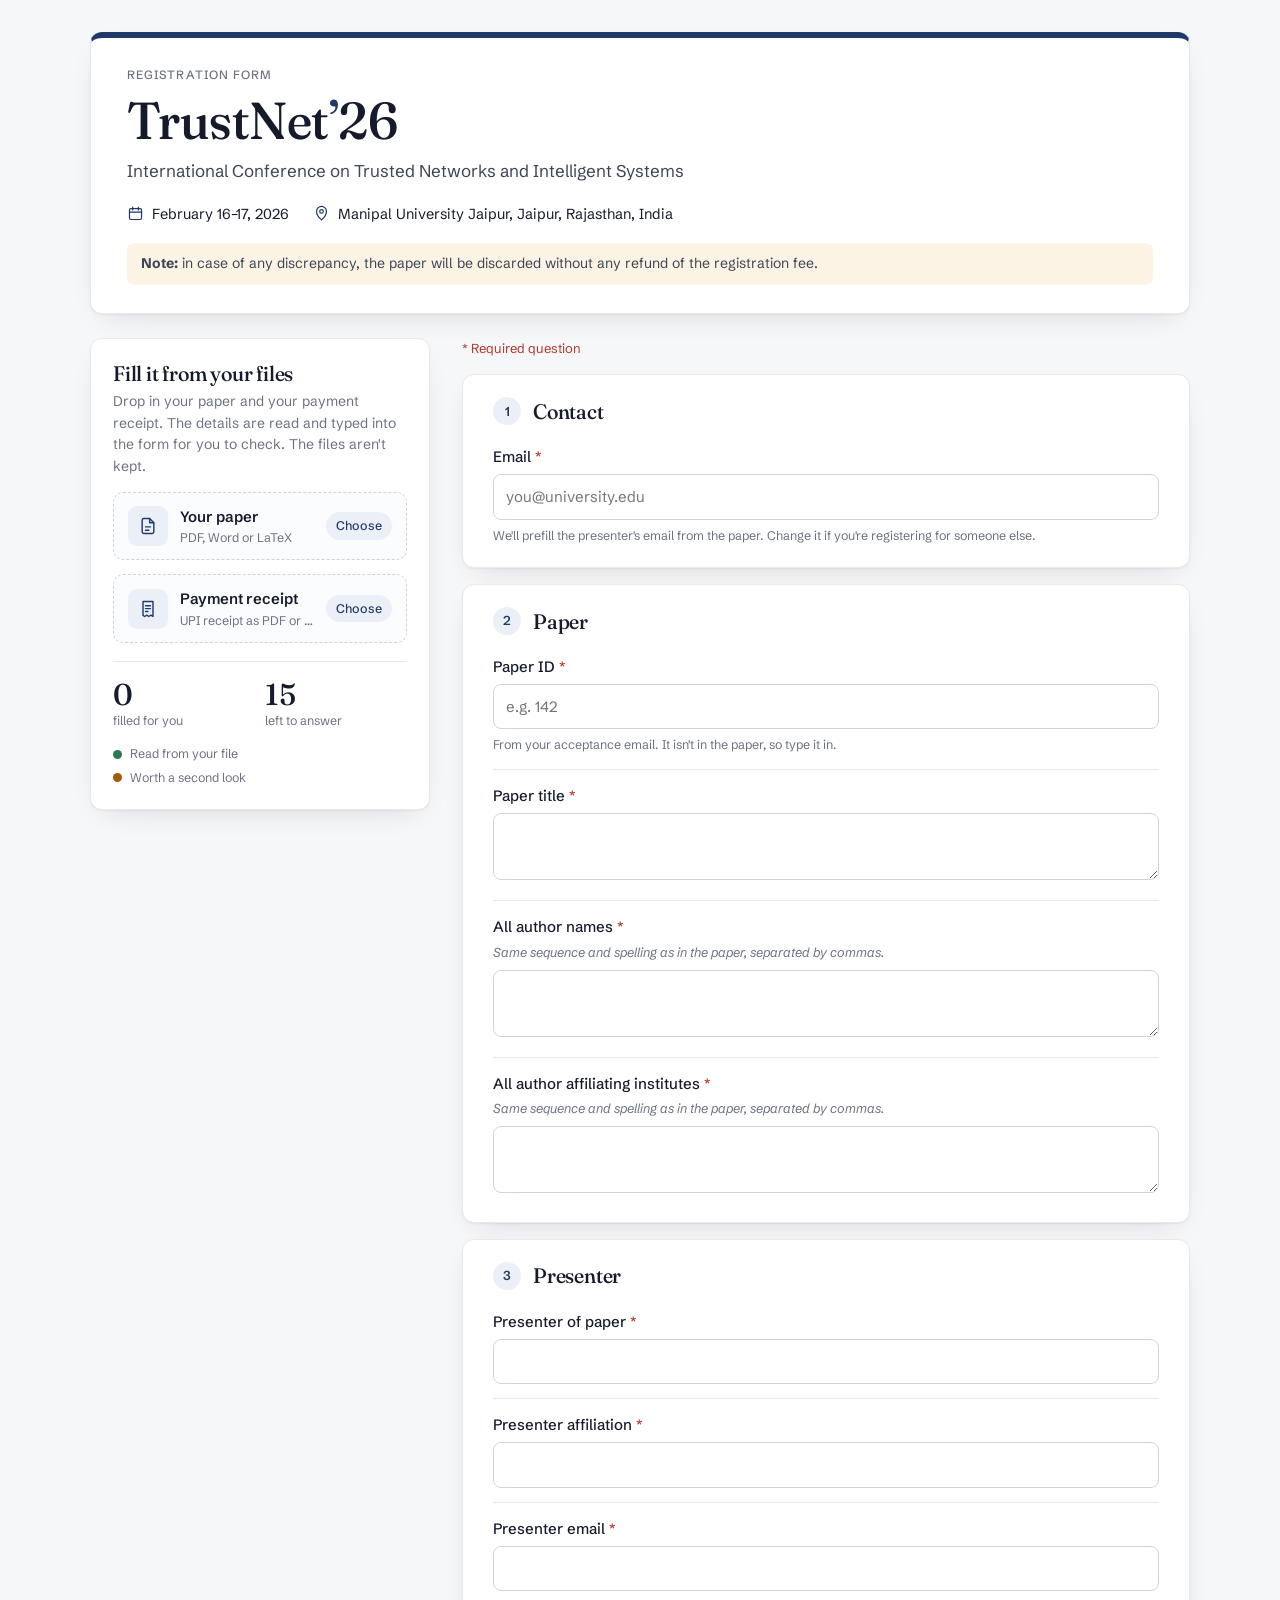
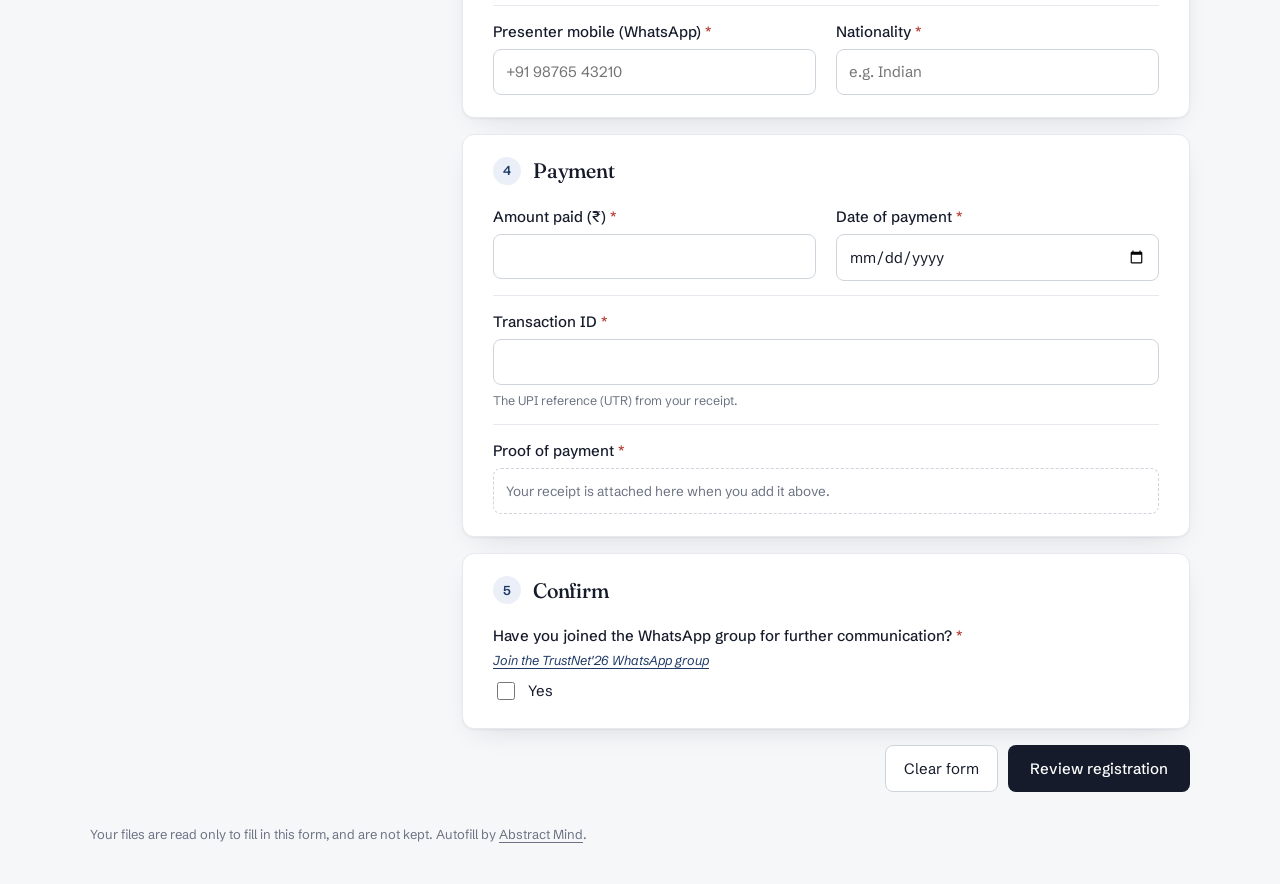
<file: sites/trustnet/index.html>
<!doctype html>
<html lang="en">
<head>
  <meta charset="utf-8">
  <meta name="viewport" content="width=device-width, initial-scale=1, viewport-fit=cover">
  <title>TrustNet'26 Registration · Abstract Mind</title>
  <meta name="description" content="TrustNet'26 registration, filled in from your paper and payment receipt.">
  <link rel="preconnect" href="https://fonts.googleapis.com">
  <link rel="preconnect" href="https://fonts.gstatic.com" crossorigin>
  <link rel="stylesheet" href="https://fonts.googleapis.com/css2?family=Fraunces:opsz,wght,SOFT@9..144,400..600,50&family=Schibsted+Grotesk:wght@400;500;600&family=IBM+Plex+Mono:wght@400;500&display=swap">
  <link rel="stylesheet" href="trustnet.css">
</head>
<body>
  <svg class="sprite" aria-hidden="true">
    <defs>
      <symbol id="i-paper" viewBox="0 0 24 24"><path d="M14 3H7a2 2 0 0 0-2 2v14a2 2 0 0 0 2 2h10a2 2 0 0 0 2-2V8z"/><path d="M14 3v5h5M9 13h6M9 17h4"/></symbol>
      <symbol id="i-receipt" viewBox="0 0 24 24"><path d="M6 3h12v18l-2.5-1.6L13 21l-2.5-1.6L8 21l-2-1.3z"/><path d="M9 8h6M9 11.5h6M9 15h3"/></symbol>
      <symbol id="i-check" viewBox="0 0 24 24"><path d="m5 12.5 4.5 4.5L19 7.5"/></symbol>
      <symbol id="i-alert" viewBox="0 0 24 24"><circle cx="12" cy="12" r="8.5"/><path d="M12 7.5v5.5M12 16.5v.01"/></symbol>
      <symbol id="i-upload" viewBox="0 0 24 24"><path d="M12 15V4M7.5 8.5 12 4l4.5 4.5"/><path d="M4 14.5V18a2 2 0 0 0 2 2h12a2 2 0 0 0 2-2v-3.5"/></symbol>
      <symbol id="i-x" viewBox="0 0 24 24"><path d="M6 6l12 12M18 6 6 18"/></symbol>
      <symbol id="i-calendar" viewBox="0 0 24 24"><rect x="3.5" y="5" width="17" height="15.5" rx="2"/><path d="M3.5 10h17M8 3v4M16 3v4"/></symbol>
      <symbol id="i-pin" viewBox="0 0 24 24"><path d="M12 21s7-6.2 7-12a7 7 0 0 0-14 0c0 5.8 7 12 7 12z"/><circle cx="12" cy="9" r="2.5"/></symbol>
      <symbol id="i-copy" viewBox="0 0 24 24"><rect x="8.5" y="8.5" width="12" height="12" rx="2"/><path d="M15.5 8.5V5a1.5 1.5 0 0 0-1.5-1.5H5A1.5 1.5 0 0 0 3.5 5v9A1.5 1.5 0 0 0 5 15.5h3.5"/></symbol>
      <symbol id="i-download" viewBox="0 0 24 24"><path d="M12 4v11M7.5 10.5 12 15l4.5-4.5M5 20h14"/></symbol>
      <symbol id="i-spark" viewBox="0 0 24 24"><path d="M4 12h3M17 12h3M12 4v3M12 17v3"/><circle cx="12" cy="12" r="3"/></symbol>
    </defs>
  </svg>

  <main class="wrap layout">
    <!-- the conference -->
    <section class="intro">
      <p class="kicker">Registration form</p>
      <h1>TrustNet<span class="apos">’</span>26</h1>
      <p class="conf-name">International Conference on Trusted Networks and Intelligent Systems</p>
      <ul class="conf-meta">
        <li><svg class="ic"><use href="#i-calendar"/></svg>February 16–17, 2026</li>
        <li><svg class="ic"><use href="#i-pin"/></svg>Manipal University Jaipur, Jaipur, Rajasthan, India</li>
      </ul>
      <p class="conf-note"><strong>Note:</strong> in case of any discrepancy, the paper will be discarded without any refund of the registration fee.</p>
    </section>

    <!-- autofill -->
    <aside class="autofill" aria-labelledby="autofill-title">
      <div class="autofill-card">
        <h2 id="autofill-title">Fill it from your files</h2>
        <p class="muted">Drop in your paper and your payment receipt. The details are read and typed into the form for you to check. The files aren't kept.</p>

        <label class="drop" id="drop-paper" for="paper-file">
          <input id="paper-file" type="file" accept=".pdf,.docx,.tex">
          <span class="drop-ic"><svg class="ic"><use href="#i-paper"/></svg></span>
          <span class="drop-text"><strong>Your paper</strong><small>PDF, Word or LaTeX</small></span>
          <span class="drop-state" id="paper-state">Choose</span>
        </label>
        <p class="drop-note" id="paper-note" hidden></p>

        <label class="drop" id="drop-receipt" for="receipt-file">
          <input id="receipt-file" type="file" accept=".pdf,.png,.jpg,.jpeg,.webp">
          <span class="drop-ic"><svg class="ic"><use href="#i-receipt"/></svg></span>
          <span class="drop-text"><strong>Payment receipt</strong><small>UPI receipt as PDF or screenshot</small></span>
          <span class="drop-state" id="receipt-state">Choose</span>
        </label>
        <p class="drop-note" id="receipt-note" hidden></p>

        <div class="progress" id="progress" hidden>
          <div class="progress-bar"><span id="progress-fill"></span></div>
          <p id="progress-text">Reading…</p>
        </div>

        <div class="tally" id="tally">
          <div><strong id="count-filled">0</strong><span>filled for you</span></div>
          <div><strong id="count-left">15</strong><span>left to answer</span></div>
        </div>
        <ul class="legend">
          <li><span class="dot ok"></span>Read from your file</li>
          <li><span class="dot check"></span>Worth a second look</li>
        </ul>
      </div>
    </aside>

    <!-- the form -->
    <form id="form" class="form" novalidate>
      <p class="required-note"><span class="req">*</span> Required question</p>

      <section class="card" aria-labelledby="s-contact">
        <h2 id="s-contact"><span class="step">1</span>Contact</h2>
        <div class="q" data-q="email">
          <label for="email">Email <span class="req">*</span></label>
          <input id="email" name="email" type="email" required autocomplete="email" placeholder="you@university.edu">
          <p class="hint">We'll prefill the presenter's email from the paper. Change it if you're registering for someone else.</p>
        </div>
      </section>

      <section class="card" aria-labelledby="s-paper">
        <h2 id="s-paper"><span class="step">2</span>Paper</h2>
        <div class="q" data-q="paper_id">
          <label for="paper_id">Paper ID <span class="req">*</span></label>
          <input id="paper_id" name="paper_id" type="text" required placeholder="e.g. 142">
          <p class="hint">From your acceptance email. It isn't in the paper, so type it in.</p>
        </div>
        <div class="q" data-q="title">
          <label for="title">Paper title <span class="req">*</span></label>
          <textarea id="title" name="title" rows="2" required></textarea>
        </div>
        <div class="q" data-q="authors">
          <label for="authors">All author names <span class="req">*</span></label>
          <p class="sub">Same sequence and spelling as in the paper, separated by commas.</p>
          <textarea id="authors" name="authors" rows="2" required></textarea>
        </div>
        <div class="q" data-q="institutes">
          <label for="institutes">All author affiliating institutes <span class="req">*</span></label>
          <p class="sub">Same sequence and spelling as in the paper, separated by commas.</p>
          <textarea id="institutes" name="institutes" rows="2" required></textarea>
        </div>
      </section>

      <section class="card" aria-labelledby="s-presenter">
        <h2 id="s-presenter"><span class="step">3</span>Presenter</h2>
        <div class="q" data-q="presenter">
          <label for="presenter">Presenter of paper <span class="req">*</span></label>
          <input id="presenter" name="presenter" type="text" required autocomplete="off">
          <div class="chips" id="presenter-chips" hidden></div>
        </div>
        <div class="q" data-q="presenter_affiliation">
          <label for="presenter_affiliation">Presenter affiliation <span class="req">*</span></label>
          <input id="presenter_affiliation" name="presenter_affiliation" type="text" required>
        </div>
        <div class="q" data-q="presenter_email">
          <label for="presenter_email">Presenter email <span class="req">*</span></label>
          <input id="presenter_email" name="presenter_email" type="email" required>
        </div>
        <div class="grid2">
          <div class="q" data-q="mobile">
            <label for="mobile">Presenter mobile (WhatsApp) <span class="req">*</span></label>
            <input id="mobile" name="mobile" type="tel" required autocomplete="tel" placeholder="+91 98765 43210">
          </div>
          <div class="q" data-q="nationality">
            <label for="nationality">Nationality <span class="req">*</span></label>
            <input id="nationality" name="nationality" type="text" required placeholder="e.g. Indian">
          </div>
        </div>
      </section>

      <section class="card" aria-labelledby="s-payment">
        <h2 id="s-payment"><span class="step">4</span>Payment</h2>
        <div class="grid2">
          <div class="q" data-q="amount">
            <label for="amount">Amount paid (₹) <span class="req">*</span></label>
            <input id="amount" name="amount" type="text" inputmode="decimal" required>
          </div>
          <div class="q" data-q="date">
            <label for="date">Date of payment <span class="req">*</span></label>
            <input id="date" name="date" type="date" required>
          </div>
        </div>
        <div class="q" data-q="transaction">
          <label for="transaction">Transaction ID <span class="req">*</span></label>
          <input id="transaction" name="transaction" type="text" required spellcheck="false">
          <p class="hint">The UPI reference (UTR) from your receipt.</p>
        </div>
        <div class="q" data-q="proof">
          <p class="label">Proof of payment <span class="req">*</span></p>
          <div class="proof" id="proof">
            <span class="proof-empty" id="proof-empty">Your receipt is attached here when you add it above.</span>
            <span class="proof-file" id="proof-file" hidden><svg class="ic"><use href="#i-receipt"/></svg><span id="proof-name"></span>
              <button type="button" class="icon-btn" id="proof-remove" aria-label="Remove the receipt"><svg class="ic"><use href="#i-x"/></svg></button></span>
          </div>
        </div>
      </section>

      <section class="card" aria-labelledby="s-confirm">
        <h2 id="s-confirm"><span class="step">5</span>Confirm</h2>
        <div class="q" data-q="whatsapp">
          <p class="label">Have you joined the WhatsApp group for further communication? <span class="req">*</span></p>
          <p class="sub"><a href="https://chat.whatsapp.com/Jxv6rg1BFL2C7TThfYubUc?mode=ems_qr_t" target="_blank" rel="noopener noreferrer">Join the TrustNet'26 WhatsApp group</a></p>
          <label class="check"><input type="checkbox" id="whatsapp" name="whatsapp" required> Yes</label>
        </div>
      </section>

      <p class="form-error" id="form-error" role="alert" hidden></p>
      <div class="actions">
        <button type="button" class="ghost" id="clear">Clear form</button>
        <button type="submit" class="primary">Review registration</button>
      </div>
    </form>
  </main>

  <footer class="wrap page-foot">
    Your files are read only to fill in this form, and are not kept.
    Autofill by <a href="https://abstract-mind.onrender.com" target="_blank" rel="noopener">Abstract Mind</a>.
  </footer>

  <!-- review -->
  <dialog id="review" class="review" aria-labelledby="review-title">
    <div class="review-head">
      <h2 id="review-title">Check your registration</h2>
      <button type="button" class="icon-btn" id="review-close" aria-label="Close"><svg class="ic"><use href="#i-x"/></svg></button>
    </div>
    <p class="muted">This page doesn't send or store anything. Copy these answers into the official TrustNet'26 form, or keep a copy.</p>
    <dl class="review-list" id="review-list"></dl>
    <div class="actions">
      <button type="button" class="ghost" id="review-download"><svg class="ic"><use href="#i-download"/></svg>Download a copy</button>
      <button type="button" class="primary" id="review-copy"><svg class="ic"><use href="#i-copy"/></svg>Copy all answers</button>
    </div>
  </dialog>

  <script src="config.js"></script>
  <script src="trustnet.js"></script>
</body>
</html>
</file>
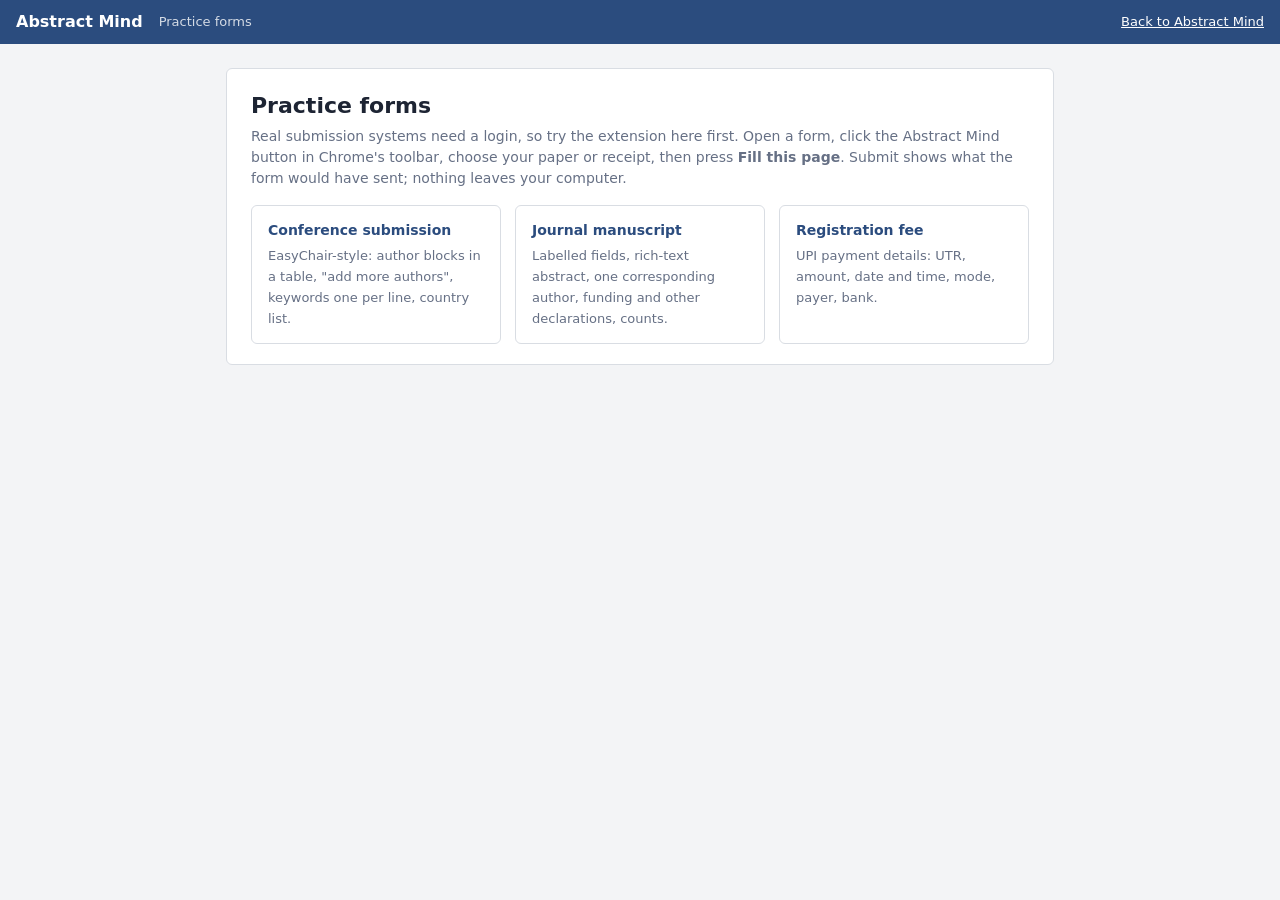
<file: web/practice/index.html>
<!doctype html>
<html lang="en">
<head>
<meta charset="utf-8">
<meta name="viewport" content="width=device-width, initial-scale=1">
<title>Practice forms · Abstract Mind</title>
<link rel="stylesheet" href="practice.css">
</head>
<body>
<div class="top"><strong>Abstract Mind</strong><span>Practice forms</span><a href="../">Back to Abstract Mind</a></div>
<main>
<div class="sheet">
<h1>Practice forms</h1>
<p class="lead">Real submission systems need a login, so try the extension here first. Open a form, click the Abstract Mind button in Chrome's toolbar, choose your paper or receipt, then press <strong>Fill this page</strong>. Submit shows what the form would have sent; nothing leaves your computer.</p>
<div class="cards">
  <a href="conference.html"><strong>Conference submission</strong><span>EasyChair-style: author blocks in a table, "add more authors", keywords one per line, country list.</span></a>
  <a href="journal.html"><strong>Journal manuscript</strong><span>Labelled fields, rich-text abstract, one corresponding author, funding and other declarations, counts.</span></a>
  <a href="payment.html"><strong>Registration fee</strong><span>UPI payment details: UTR, amount, date and time, mode, payer, bank.</span></a>
</div>
</div>
</main>
</body>
</html>
</file>
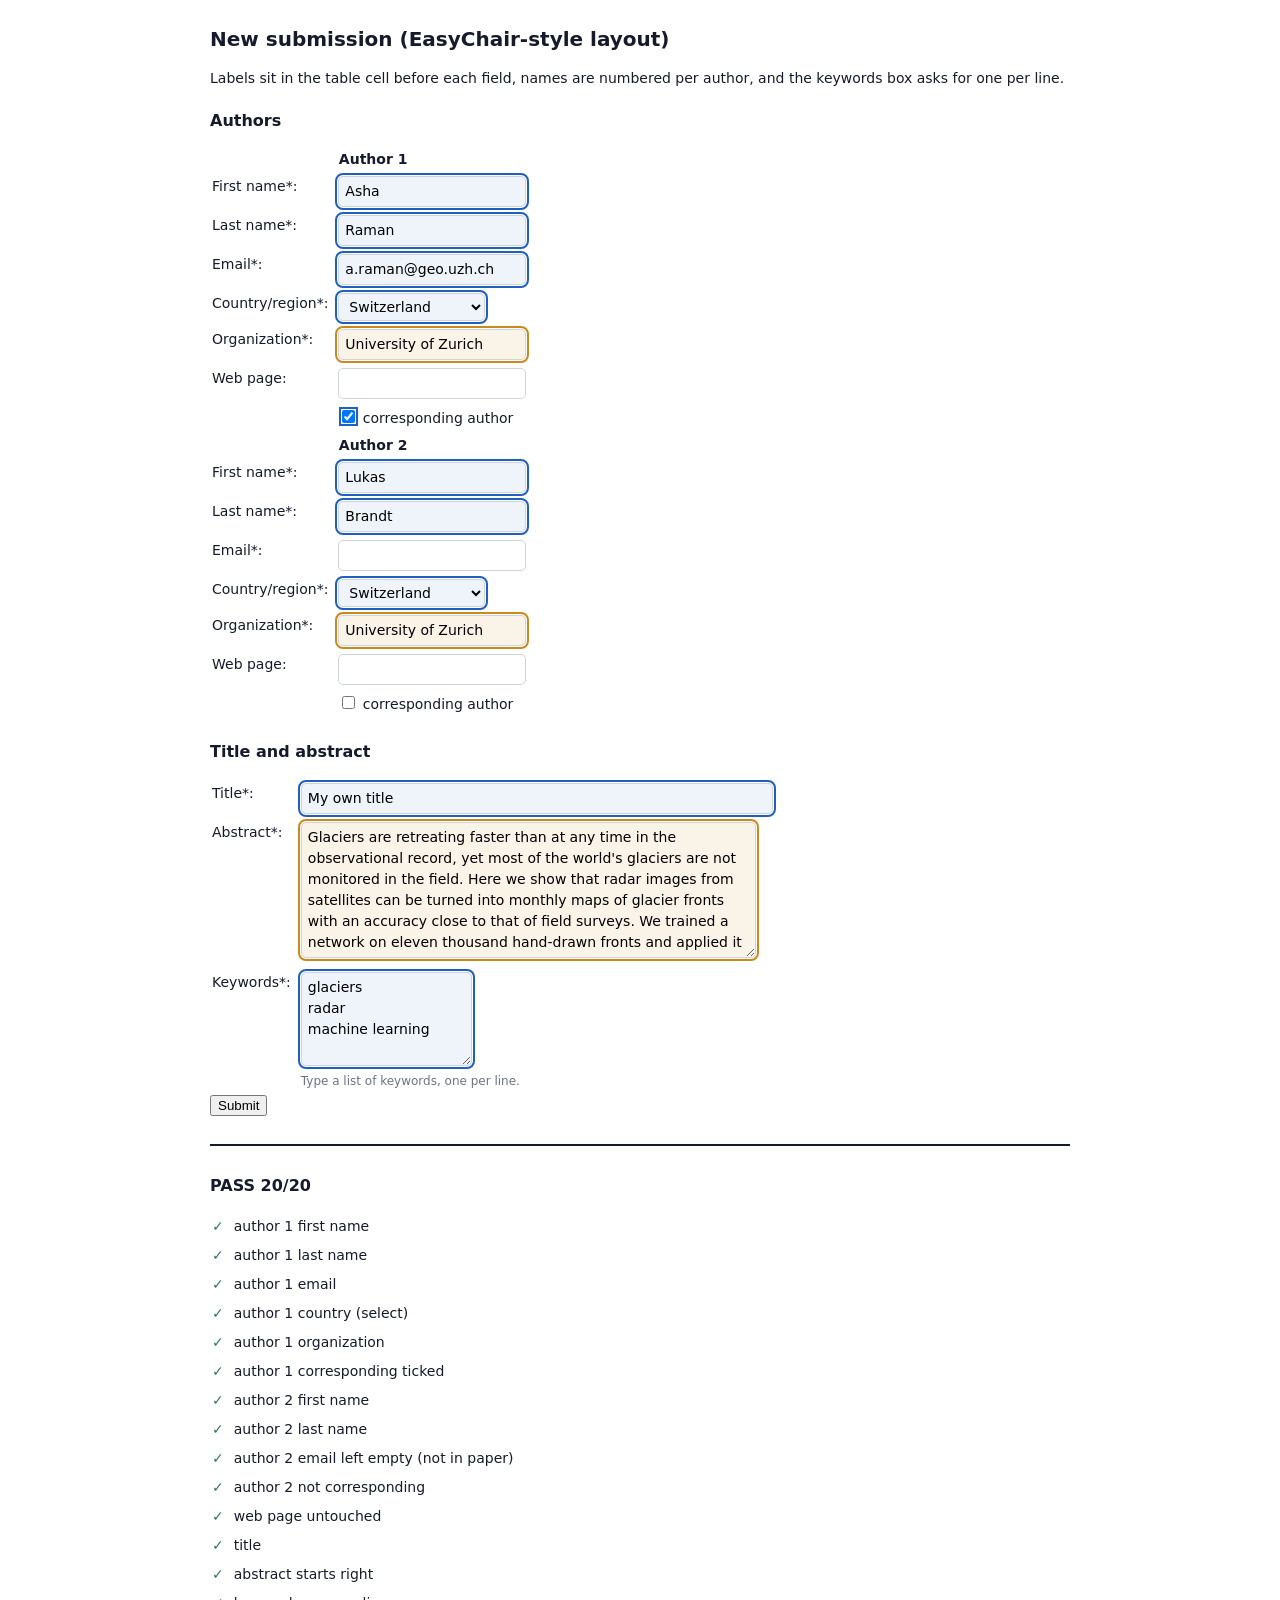
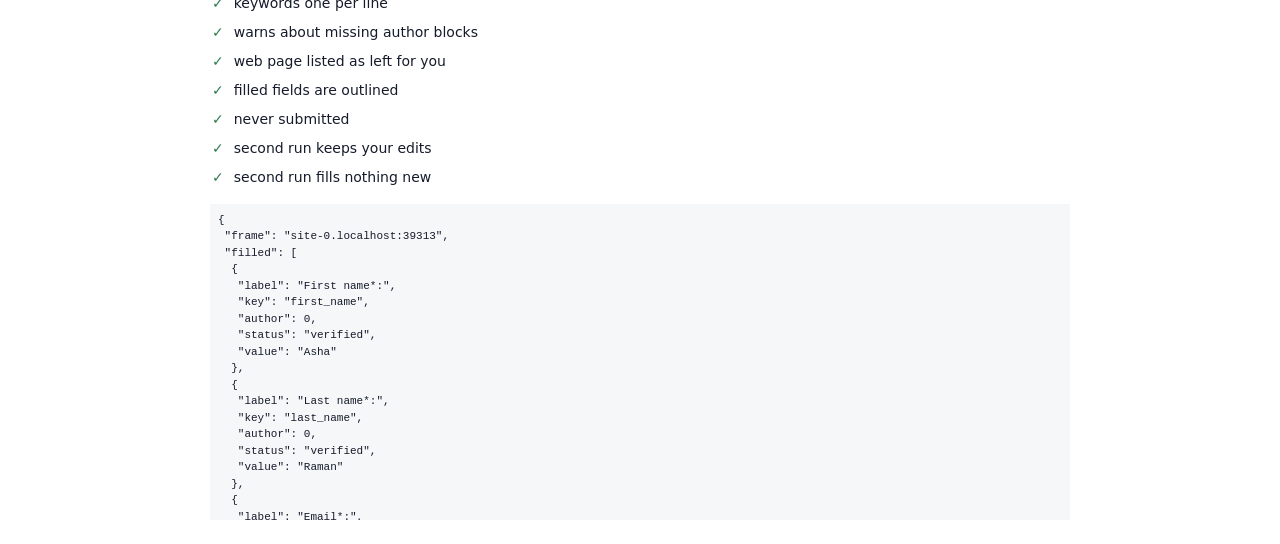
<file: extension-tests/easychair.html>
<!doctype html>
<html lang="en">
<head>
<meta charset="utf-8">
<title>EasyChair-style form test</title>
<link rel="stylesheet" href="tests.css">
</head>
<body>
<h1>New submission (EasyChair-style layout)</h1>
<p>Labels sit in the table cell before each field, names are numbered per author, and the keywords box asks for one per line.</p>
<form id="f" onsubmit="return false">
  <h2>Authors</h2>
  <table>
    <tr><th colspan="2">Author 1</th></tr>
    <tr><td>First name<span>*</span>:</td><td><input name="first_name1"></td></tr>
    <tr><td>Last name<span>*</span>:</td><td><input name="last_name1"></td></tr>
    <tr><td>Email<span>*</span>:</td><td><input name="email1"></td></tr>
    <tr><td>Country/region<span>*</span>:</td><td><select name="country1"><option value="">-- select --</option><option>China</option><option>India</option><option>Switzerland</option><option>United Kingdom</option><option>United States</option></select></td></tr>
    <tr><td>Organization<span>*</span>:</td><td><input name="organization1"></td></tr>
    <tr><td>Web page:</td><td><input name="url1"></td></tr>
    <tr><td></td><td><label><input type="checkbox" name="corresponding1"> corresponding author</label></td></tr>
    <tr><th colspan="2">Author 2</th></tr>
    <tr><td>First name<span>*</span>:</td><td><input name="first_name2"></td></tr>
    <tr><td>Last name<span>*</span>:</td><td><input name="last_name2"></td></tr>
    <tr><td>Email<span>*</span>:</td><td><input name="email2"></td></tr>
    <tr><td>Country/region<span>*</span>:</td><td><select name="country2"><option value="">-- select --</option><option>China</option><option>India</option><option>Switzerland</option><option>United Kingdom</option><option>United States</option></select></td></tr>
    <tr><td>Organization<span>*</span>:</td><td><input name="organization2"></td></tr>
    <tr><td>Web page:</td><td><input name="url2"></td></tr>
    <tr><td></td><td><label><input type="checkbox" name="corresponding2"> corresponding author</label></td></tr>
  </table>
  <h2>Title and abstract</h2>
  <table>
    <tr><td>Title<span>*</span>:</td><td><input name="title" size="60"></td></tr>
    <tr><td>Abstract<span>*</span>:</td><td><textarea name="abstract" rows="6" cols="60"></textarea></td></tr>
    <tr><td>Keywords<span>*</span>:</td><td><textarea name="keywords" rows="4"></textarea><div class="help">Type a list of keywords, one per line.</div></td></tr>
  </table>
  <button type="submit">Submit</button>
</form>
<section id="results">Running…</section>
<script src="../extension/shared.js"></script>
<script src="../extension/fill.js"></script>
<script src="harness.js"></script>
<script>
(async () => {
  const T = FormTest;
  const data = await T.load("sample-paper.json", (d) => {
    d.fields.keywords = { value: ["glaciers", "radar", "machine learning"], status: "verified", label: "Keywords" };
  });
  let submitted = false;
  document.getElementById("f").addEventListener("submit", () => (submitted = true));
  const report = window.__abstractMind.fill(data, {});
  T.expect("author 1 first name", T.value("[name=first_name1]"), "Asha");
  T.expect("author 1 last name", T.value("[name=last_name1]"), "Raman");
  T.expect("author 1 email", T.value("[name=email1]"), "a.raman@geo.uzh.ch");
  T.expect("author 1 country (select)", T.value("[name=country1]"), "Switzerland");
  T.expect("author 1 organization", T.value("[name=organization1]"), "University of Zurich");
  T.expect("author 1 corresponding ticked", T.value("[name=corresponding1]"), true);
  T.expect("author 2 first name", T.value("[name=first_name2]"), "Lukas");
  T.expect("author 2 last name", T.value("[name=last_name2]"), "Brandt");
  T.expect("author 2 email left empty (not in paper)", T.value("[name=email2]"), "");
  T.expect("author 2 not corresponding", T.value("[name=corresponding2]"), false);
  T.expect("web page untouched", T.value("[name=url1]"), "");
  T.expect("title", T.value("[name=title]"), "Mapping glacier retreat with satellite radar and machine learning");
  T.expect("abstract starts right", T.value("[name=abstract]").startsWith("Glaciers are retreating faster"), true);
  T.expect("keywords one per line", T.value("[name=keywords]"), "glaciers\nradar\nmachine learning");
  T.expect("warns about missing author blocks", report.warnings.some((w) => /2 author blocks; the paper has 4/.test(w)), true);
  T.expect("web page listed as left for you", report.unmatched.includes("Web page:"), true);
  T.expect("filled fields are outlined", document.querySelectorAll("[data-abstract-mind]").length, report.filled.length);
  T.expect("never submitted", submitted, false);
  // A second run keeps everything already typed.
  document.querySelector("[name=title]").value = "My own title";
  const again = window.__abstractMind.fill(data, {});
  T.expect("second run keeps your edits", T.value("[name=title]"), "My own title");
  T.expect("second run fills nothing new", again.filled.length, 0);
  T.done(report);
})();
</script>
</body>
</html>
</file>
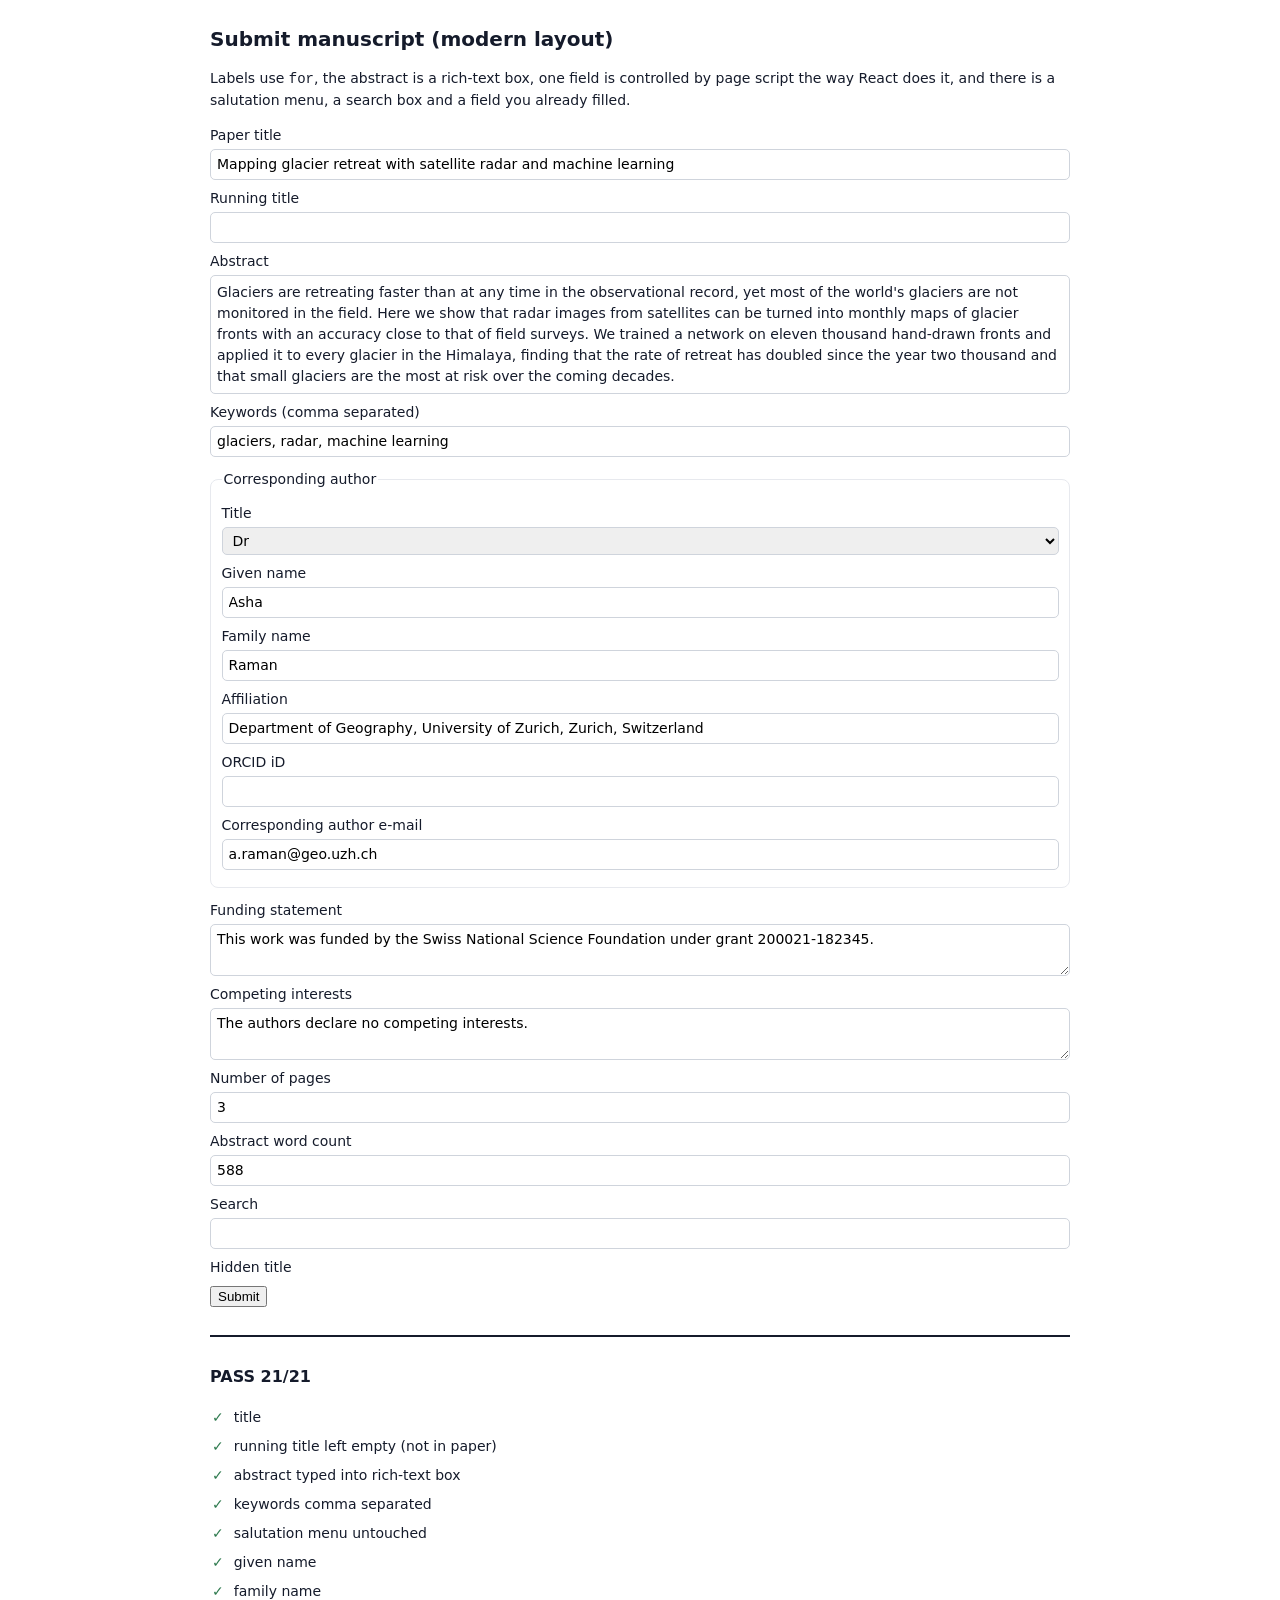
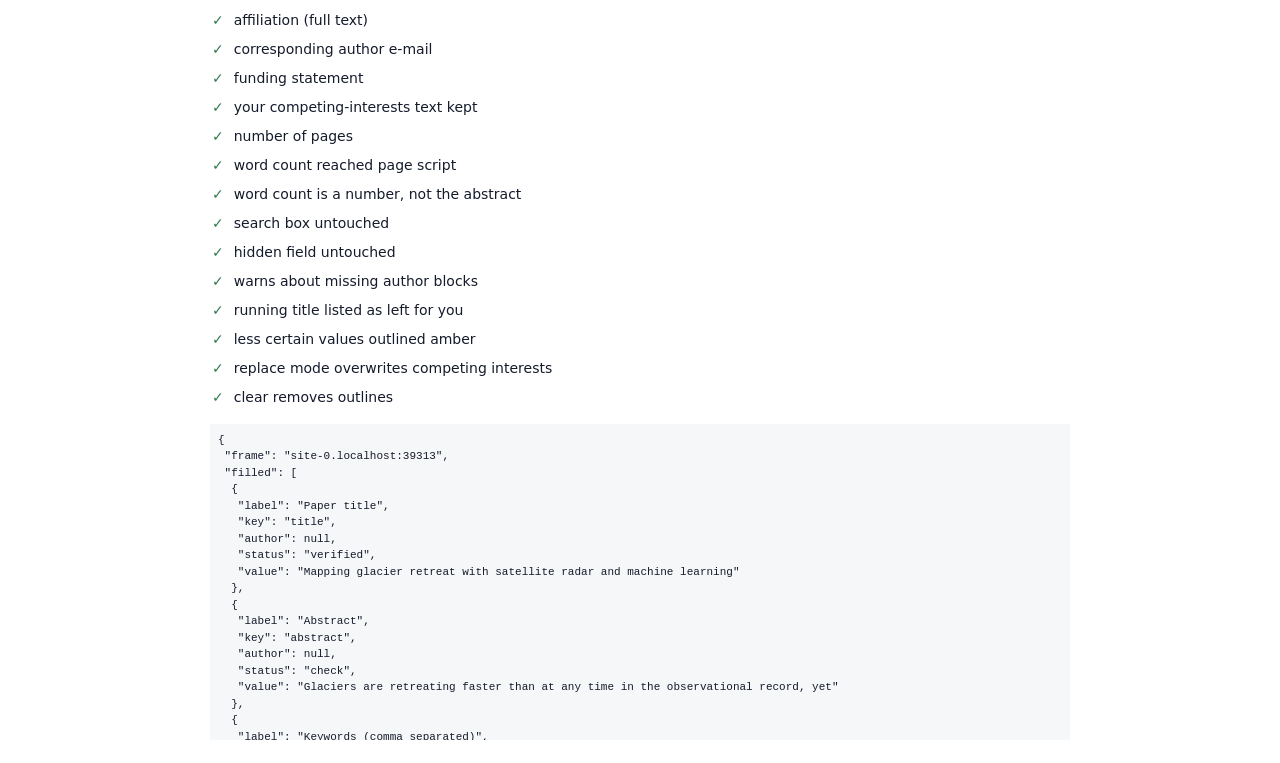
<file: extension-tests/modern.html>
<!doctype html>
<html lang="en">
<head>
<meta charset="utf-8">
<title>Modern form test</title>
<link rel="stylesheet" href="tests.css">
</head>
<body>
<h1>Submit manuscript (modern layout)</h1>
<p>Labels use <code>for</code>, the abstract is a rich-text box, one field is controlled by page script the way React does it, and there is a salutation menu, a search box and a field you already filled.</p>
<form id="f" onsubmit="return false">
  <div class="field"><label for="title">Paper title</label><input id="title" name="paperTitle"></div>
  <div class="field"><label for="running">Running title</label><input id="running"></div>
  <div class="field"><label for="abs">Abstract</label><div id="abs" contenteditable="true" class="rich"></div></div>
  <div class="field"><label for="kw">Keywords (comma separated)</label><input id="kw"></div>
  <fieldset>
    <legend>Corresponding author</legend>
    <div class="field"><label for="sal">Title</label><select id="sal"><option>Dr</option><option>Prof</option><option>Mr</option><option>Ms</option></select></div>
    <div class="field"><label for="given">Given name</label><input id="given"></div>
    <div class="field"><label for="family">Family name</label><input id="family"></div>
    <div class="field"><label for="aff">Affiliation</label><input id="aff"></div>
    <div class="field"><label for="orcid">ORCID iD</label><input id="orcid"></div>
    <div class="field"><label for="cemail">Corresponding author e-mail</label><input id="cemail" type="email"></div>
  </fieldset>
  <div class="field"><label for="fund">Funding statement</label><textarea id="fund"></textarea></div>
  <div class="field"><label for="coi">Competing interests</label><textarea id="coi">None declared.</textarea></div>
  <div class="field"><label for="pages">Number of pages</label><input id="pages" type="number"></div>
  <div class="field"><label for="wc">Abstract word count</label><input id="wc"></div>
  <div class="field"><label for="q">Search</label><input id="q"></div>
  <div class="field"><label for="hidden-one">Hidden title</label><input id="hidden-one" style="display:none"></div>
  <button type="submit">Submit</button>
</form>
<section id="results">Running…</section>
<script>
  // A "controlled" input: the page keeps its own copy of the value and only
  // learns about changes from input events, as React does.
  window.pageState = { wc: "" };
  document.getElementById("wc").addEventListener("input", (e) => (window.pageState.wc = e.target.value));
</script>
<script src="../extension/shared.js"></script>
<script src="../extension/fill.js"></script>
<script src="harness.js"></script>
<script>
(async () => {
  const T = FormTest;
  const data = await T.load("sample-paper.json", (d) => {
    d.fields.keywords = { value: ["glaciers", "radar", "machine learning"], status: "verified", label: "Keywords" };
  });
  const report = window.__abstractMind.fill(data, {});
  T.expect("title", T.value("#title"), "Mapping glacier retreat with satellite radar and machine learning");
  T.expect("running title left empty (not in paper)", T.value("#running"), "");
  T.expect("abstract typed into rich-text box", T.value("#abs").startsWith("Glaciers are retreating faster"), true);
  T.expect("keywords comma separated", T.value("#kw"), "glaciers, radar, machine learning");
  T.expect("salutation menu untouched", T.value("#sal"), "Dr");
  T.expect("given name", T.value("#given"), "Asha");
  T.expect("family name", T.value("#family"), "Raman");
  T.expect("affiliation (full text)", T.value("#aff"), "Department of Geography, University of Zurich, Zurich, Switzerland");
  T.expect("corresponding author e-mail", T.value("#cemail"), "a.raman@geo.uzh.ch");
  T.expect("funding statement", T.value("#fund").startsWith("This work was funded by the Swiss National Science Foundation"), true);
  T.expect("your competing-interests text kept", T.value("#coi"), "None declared.");
  T.expect("number of pages", T.value("#pages"), "3");
  T.expect("word count reached page script", window.pageState.wc, T.value("#wc"));
  T.expect("word count is a number, not the abstract", /^\d+$/.test(T.value("#wc")), true);
  T.expect("search box untouched", T.value("#q"), "");
  T.expect("hidden field untouched", T.value("#hidden-one"), "");
  T.expect("warns about missing author blocks", report.warnings.some((w) => /1 author block; the paper has 4/.test(w)), true);
  T.expect("running title listed as left for you", report.unmatched.includes("Running title"), true);
  const amber = [...document.querySelectorAll("[data-abstract-mind=check]")].length;
  T.expect("less certain values outlined amber", amber > 0, true);
  // Replace mode overwrites your text.
  const again = window.__abstractMind.fill(data, { overwrite: true });
  T.expect("replace mode overwrites competing interests", T.value("#coi"), "The authors declare no competing interests.");
  T.expect("clear removes outlines", window.__abstractMind.clear() && document.querySelectorAll("[data-abstract-mind]").length, 0);
  T.done(report);
})();
</script>
</body>
</html>
</file>
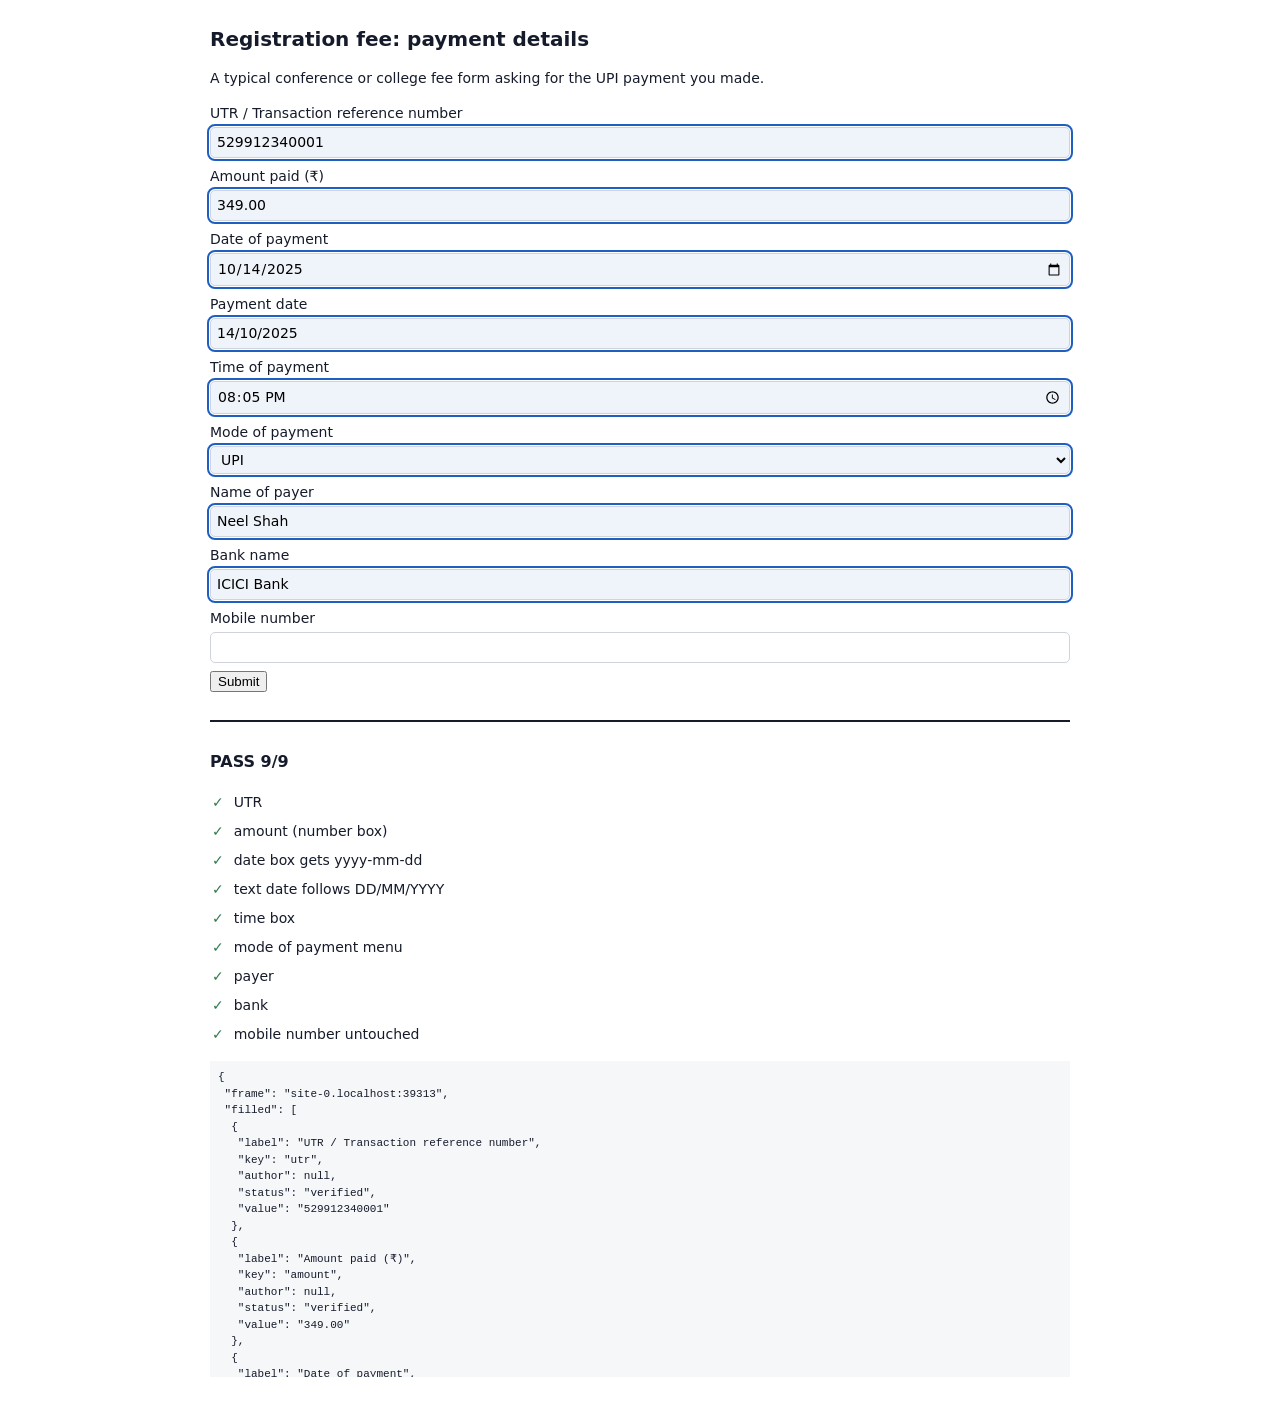
<file: extension-tests/upi.html>
<!doctype html>
<html lang="en">
<head>
<meta charset="utf-8">
<title>Payment form test</title>
<link rel="stylesheet" href="tests.css">
</head>
<body>
<h1>Registration fee: payment details</h1>
<p>A typical conference or college fee form asking for the UPI payment you made.</p>
<form id="f" onsubmit="return false">
  <div class="field"><label for="utr">UTR / Transaction reference number</label><input id="utr"></div>
  <div class="field"><label for="amt">Amount paid (₹)</label><input id="amt" type="number" step="0.01"></div>
  <div class="field"><label for="d1">Date of payment</label><input id="d1" type="date"></div>
  <div class="field"><label for="d2">Payment date</label><input id="d2" placeholder="DD/MM/YYYY"></div>
  <div class="field"><label for="t">Time of payment</label><input id="t" type="time"></div>
  <div class="field"><label for="mode">Mode of payment</label><select id="mode"><option value="">Select</option><option>Card</option><option>UPI</option><option>Net banking</option></select></div>
  <div class="field"><label for="payer">Name of payer</label><input id="payer"></div>
  <div class="field"><label for="bank">Bank name</label><input id="bank"></div>
  <div class="field"><label for="mob">Mobile number</label><input id="mob"></div>
  <button type="submit">Submit</button>
</form>
<section id="results">Running…</section>
<script src="../extension/shared.js"></script>
<script src="../extension/fill.js"></script>
<script src="harness.js"></script>
<script>
(async () => {
  const T = FormTest;
  const data = await T.load("sample-upi.json");
  const report = window.__abstractMind.fill(data, {});
  T.expect("UTR", T.value("#utr"), "529912340001");
  T.expect("amount (number box)", T.value("#amt"), "349.00");
  T.expect("date box gets yyyy-mm-dd", T.value("#d1"), "2025-10-14");
  T.expect("text date follows DD/MM/YYYY", T.value("#d2"), "14/10/2025");
  T.expect("time box", T.value("#t"), "20:05");
  T.expect("mode of payment menu", T.value("#mode"), "UPI");
  T.expect("payer", T.value("#payer"), "Neel Shah");
  T.expect("bank", T.value("#bank"), "ICICI Bank");
  T.expect("mobile number untouched", T.value("#mob"), "");
  T.done(report);
})();
</script>
</body>
</html>
</file>
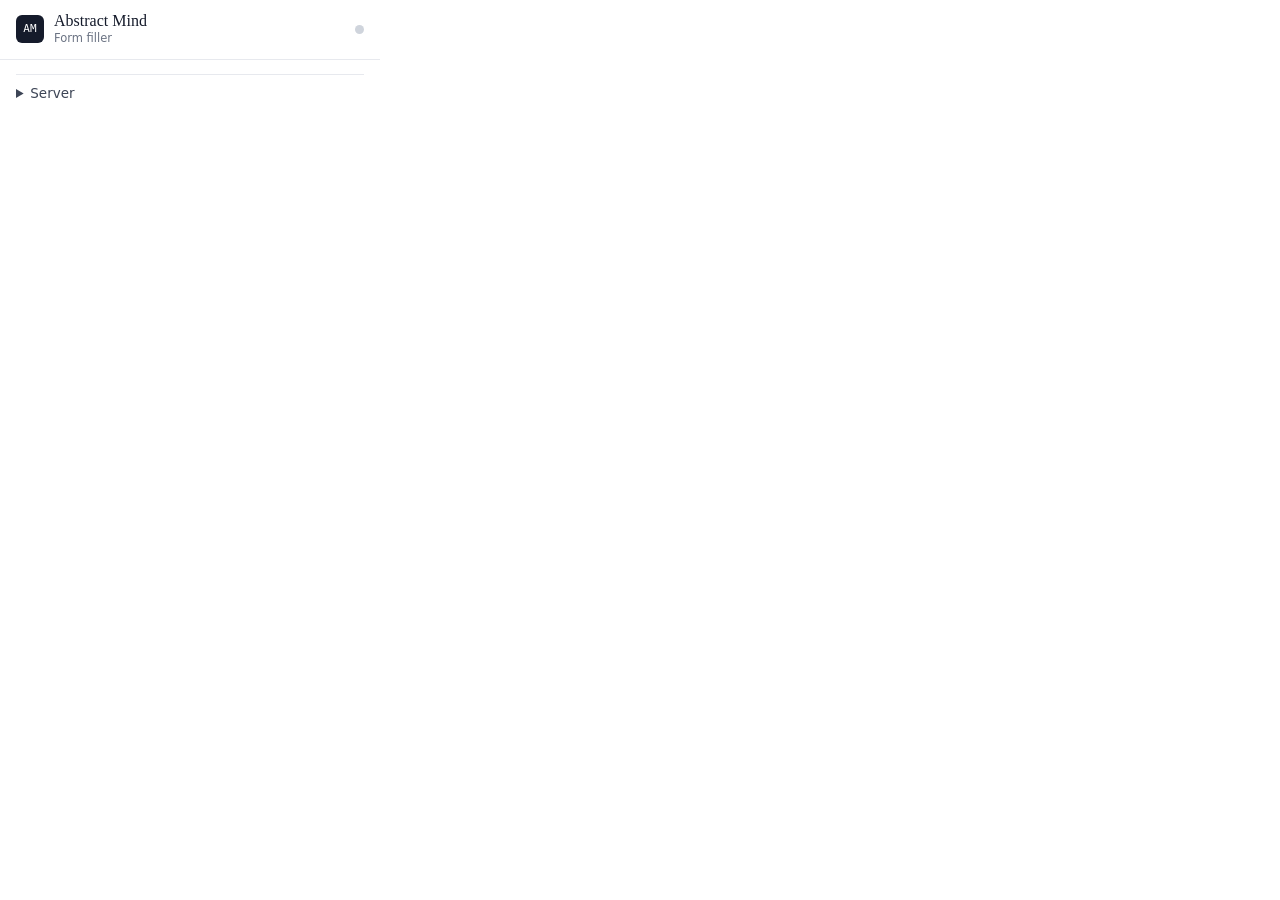
<file: extension/popup.html>
<!doctype html>
<html lang="en">
<head>
  <meta charset="utf-8">
  <title>Abstract Mind</title>
  <link rel="stylesheet" href="popup.css">
</head>
<body>
  <header class="bar">
    <span class="mark" aria-hidden="true">AM</span>
    <div class="brand">
      <p class="name">Abstract Mind</p>
      <p class="sub">Form filler</p>
    </div>
    <span id="server-state" class="dot" title="Checking the server"></span>
  </header>

  <main>
    <section id="loaded" class="card" hidden>
      <p class="kicker" id="loaded-kind"></p>
      <p class="loaded-title" id="loaded-title"></p>
      <p class="meta" id="loaded-meta"></p>
      <button type="button" class="link" id="change">Use another document</button>
    </section>

    <section id="choose" hidden>
      <div class="tabs" role="tablist" aria-label="Where the details come from">
        <button type="button" role="tab" id="tab-upload" aria-selected="true" aria-controls="pane-upload">Upload a file</button>
        <button type="button" role="tab" id="tab-library" aria-selected="false" aria-controls="pane-library">Your library</button>
      </div>
      <div id="pane-upload" role="tabpanel" aria-labelledby="tab-upload">
        <label class="drop" for="file">
          <input type="file" id="file" accept=".pdf,.docx,.tex,.png,.jpg,.jpeg,.webp">
          <span id="file-label">Choose a paper (PDF, Word, LaTeX) or a UPI receipt</span>
        </label>
        <div class="row">
          <select id="kind" aria-label="Document type">
            <option value="auto">Detect type</option>
            <option value="paper">Research paper</option>
            <option value="upi">UPI receipt</option>
          </select>
          <button type="button" class="primary" id="extract" disabled>Read it</button>
        </div>
        <p class="fine" id="tab-hint">Popup closes when you pick a file? <a href="#" id="open-tab">Open this in a tab</a>.</p>
      </div>
      <div id="pane-library" role="tabpanel" aria-labelledby="tab-library" hidden>
        <form id="unlock" class="unlock" hidden>
          <p class="fine" id="unlock-note"></p>
          <!-- lets password managers file the password under the account's email -->
          <input id="unlock-email" type="email" autocomplete="username" hidden readonly>
          <div class="row">
            <input id="unlock-password" type="password" autocomplete="current-password" placeholder="Your Abstract Mind password" aria-label="Password">
            <button type="submit" class="primary" id="unlock-go">Unlock</button>
          </div>
        </form>
        <ul id="library" class="list"></ul>
        <p id="library-note" class="fine"></p>
        <button type="button" class="link" id="lock" hidden>Lock the library in this extension</button>
      </div>
    </section>

    <section id="fill-section" hidden>
      <label class="check"><input type="checkbox" id="overwrite"> Replace text already in the form</label>
      <div class="row">
        <button type="button" class="primary grow" id="fill">Fill this page</button>
        <button type="button" class="ghost" id="clear" title="Remove the outlines Abstract Mind drew">Clear outlines</button>
      </div>
      <div id="report" class="report" hidden></div>
    </section>

    <p id="tab-done" class="note" hidden>Saved. Go to your form, click the Abstract Mind button in the toolbar, then <strong>Fill this page</strong>.</p>

    <p id="status" class="status" role="status" aria-live="polite"></p>

    <details id="all" class="fold" hidden>
      <summary>All details, to copy by hand</summary>
      <div id="all-list"></div>
    </details>

    <details class="fold">
      <summary>Server</summary>
      <label for="server" class="small-label">Abstract Mind address</label>
      <div class="row">
        <input id="server" type="url" placeholder="http://localhost:8765" spellcheck="false">
        <button type="button" class="ghost" id="save-server">Save</button>
      </div>
      <p class="fine">http://localhost:8765 when you run it yourself, or your Render address.</p>
    </details>
  </main>

  <script src="shared.js"></script>
  <script type="module" src="popup.js"></script>
</body>
</html>
</file>
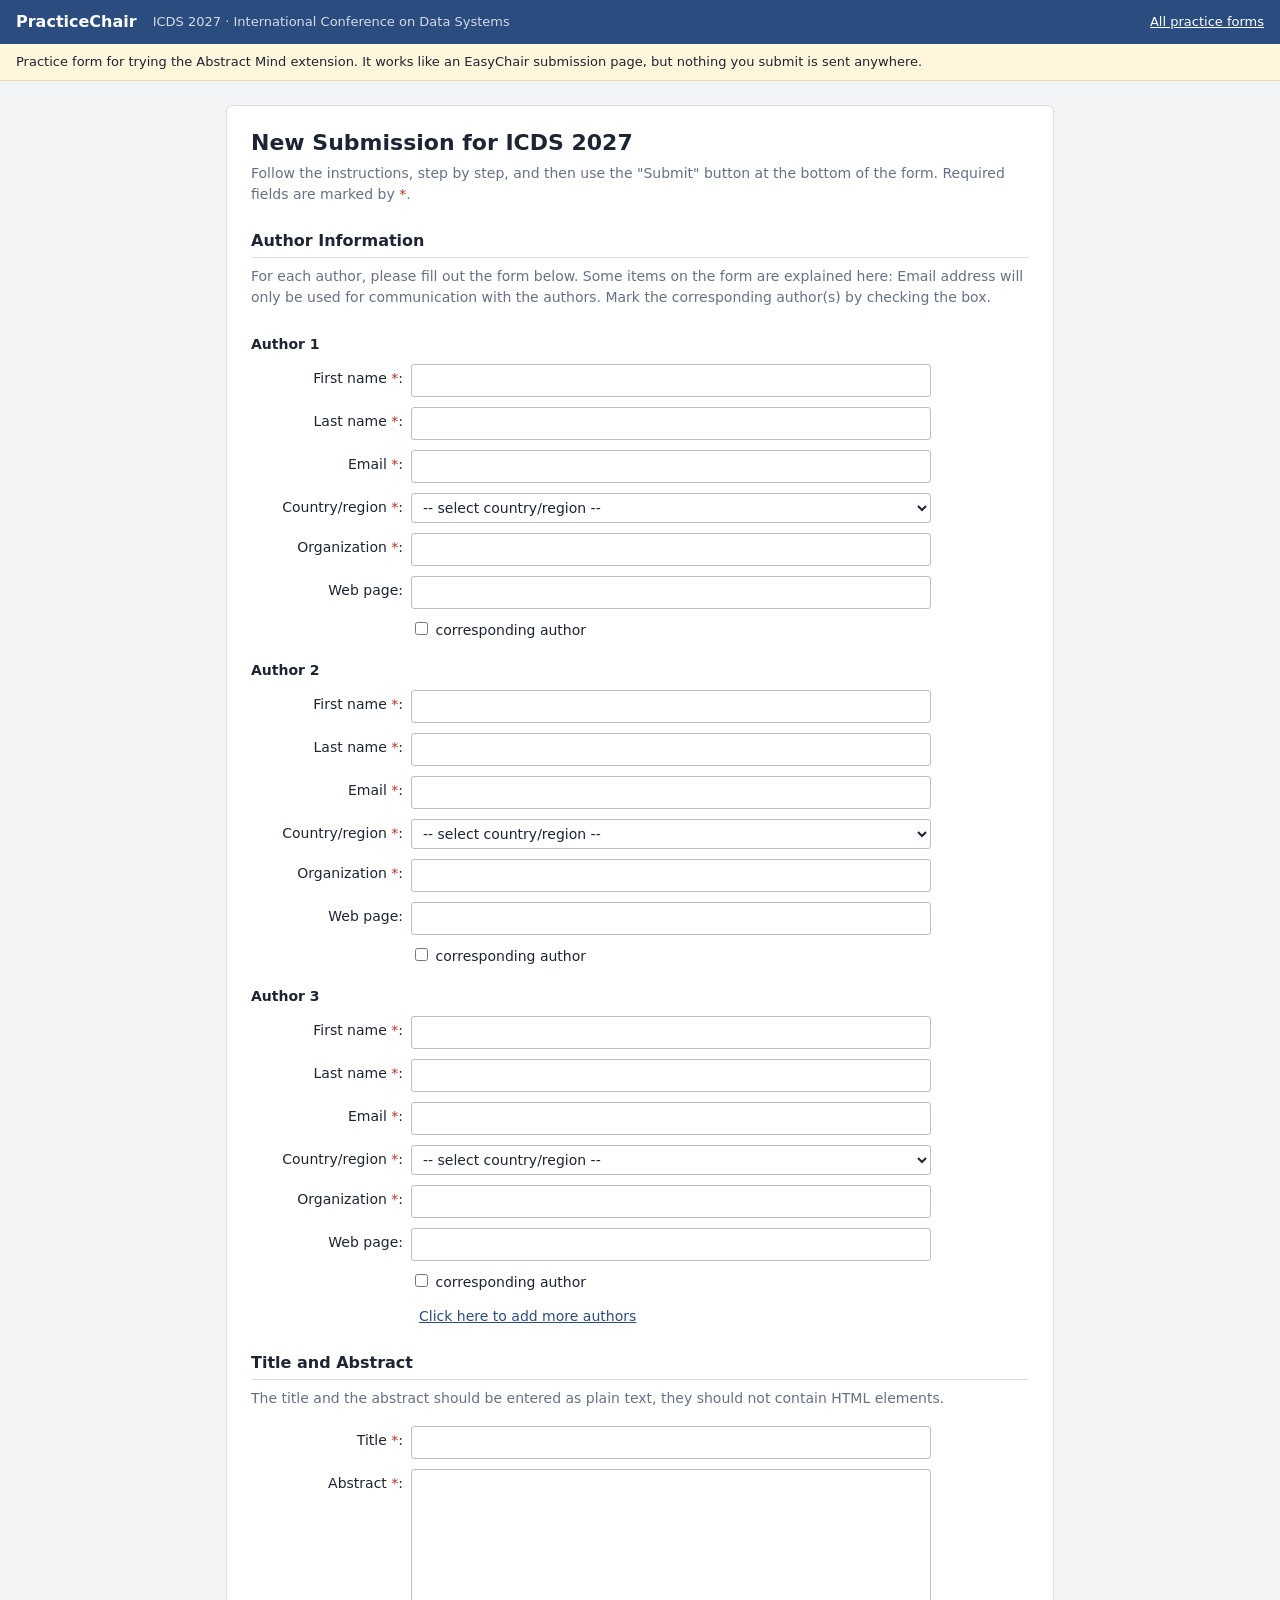
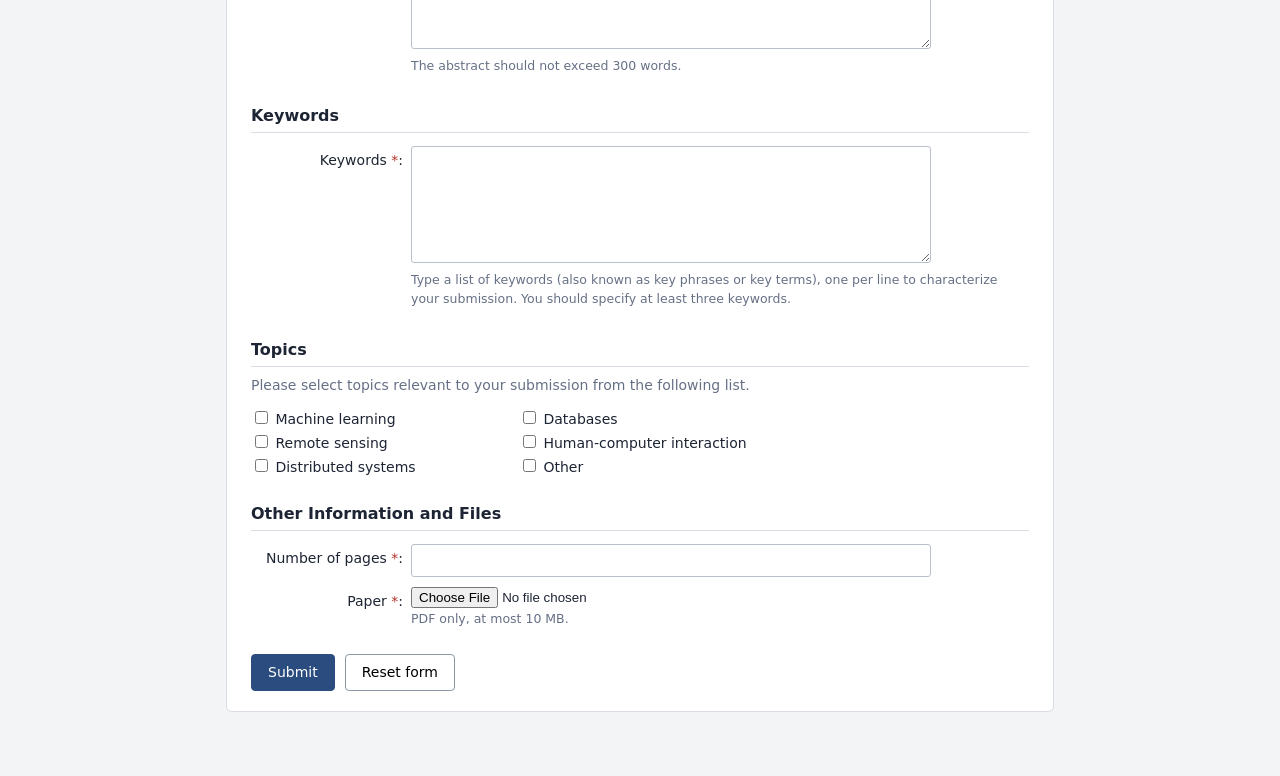
<file: web/practice/conference.html>
<!doctype html>
<html lang="en">
<head>
<meta charset="utf-8">
<meta name="viewport" content="width=device-width, initial-scale=1">
<title>New submission · ICDS 2027 (practice)</title>
<link rel="stylesheet" href="practice.css">
</head>
<body>
<div class="top"><strong>PracticeChair</strong><span>ICDS 2027 · International Conference on Data Systems</span><a href="./">All practice forms</a></div>
<div class="practice">Practice form for trying the Abstract Mind extension. It works like an EasyChair submission page, but nothing you submit is sent anywhere.</div>
<main>
<div class="sheet">
<h1>New Submission for ICDS 2027</h1>
<p class="lead">Follow the instructions, step by step, and then use the "Submit" button at the bottom of the form. Required fields are marked by <span class="req">*</span>.</p>

<form id="sub" data-practice>
  <h2>Author Information</h2>
  <p class="lead">For each author, please fill out the form below. Some items on the form are explained here: Email address will only be used for communication with the authors. Mark the corresponding author(s) by checking the box.</p>
  <table class="form" id="authors" data-start-authors="3" data-author-block="tbody.author-block">
    <tbody class="author-block">
      <tr><th colspan="2">Author <span data-n>1</span></th></tr>
      <tr><td>First name <span class="req">*</span>:</td><td><input type="text" name="first_name1" data-required="1"></td></tr>
      <tr><td>Last name <span class="req">*</span>:</td><td><input type="text" name="last_name1" data-required="1"></td></tr>
      <tr><td>Email <span class="req">*</span>:</td><td><input type="text" name="email1" data-required="1"></td></tr>
      <tr><td>Country/region <span class="req">*</span>:</td><td><select name="country1" data-countries data-required="1"><option value="">-- select country/region --</option></select></td></tr>
      <tr><td>Organization <span class="req">*</span>:</td><td><input type="text" name="organization1" data-required="1"></td></tr>
      <tr><td>Web page:</td><td><input type="text" name="url1"></td></tr>
      <tr><td></td><td><label><input type="checkbox" name="corresponding1"> corresponding author</label></td></tr>
    </tbody>
  </table>
  <button type="button" class="addmore" data-add-author="authors">Click here to add more authors</button>

  <h2>Title and Abstract</h2>
  <p class="lead">The title and the abstract should be entered as plain text, they should not contain HTML elements.</p>
  <table class="form">
    <tr><td>Title <span class="req">*</span>:</td><td><input type="text" name="title" data-required="1"></td></tr>
    <tr><td>Abstract <span class="req">*</span>:</td><td><textarea name="abstract" rows="8" data-required="1"></textarea><div class="help">The abstract should not exceed 300 words.</div></td></tr>
  </table>

  <h2>Keywords</h2>
  <table class="form">
    <tr><td>Keywords <span class="req">*</span>:</td><td><textarea name="keywords" rows="5" data-required="1"></textarea><div class="help">Type a list of keywords (also known as key phrases or key terms), one per line to characterize your submission. You should specify at least three keywords.</div></td></tr>
  </table>

  <h2>Topics</h2>
  <p class="lead">Please select topics relevant to your submission from the following list.</p>
  <div class="topics">
    <label><input type="checkbox" name="topic_ml"> Machine learning</label>
    <label><input type="checkbox" name="topic_db"> Databases</label>
    <label><input type="checkbox" name="topic_rs"> Remote sensing</label>
    <label><input type="checkbox" name="topic_hci"> Human-computer interaction</label>
    <label><input type="checkbox" name="topic_sys"> Distributed systems</label>
    <label><input type="checkbox" name="topic_other"> Other</label>
  </div>

  <h2>Other Information and Files</h2>
  <table class="form">
    <tr><td>Number of pages <span class="req">*</span>:</td><td><input type="number" name="num_pages" min="1" data-required="1"></td></tr>
    <tr><td>Paper <span class="req">*</span>:</td><td><input type="file" name="paper_file" accept=".pdf"><div class="help">PDF only, at most 10 MB.</div></td></tr>
  </table>

  <div class="actions">
    <button type="submit" class="submit">Submit</button>
    <button type="reset">Reset form</button>
  </div>
</form>
</div>
</main>
<script src="practice.js"></script>
</body>
</html>
</file>
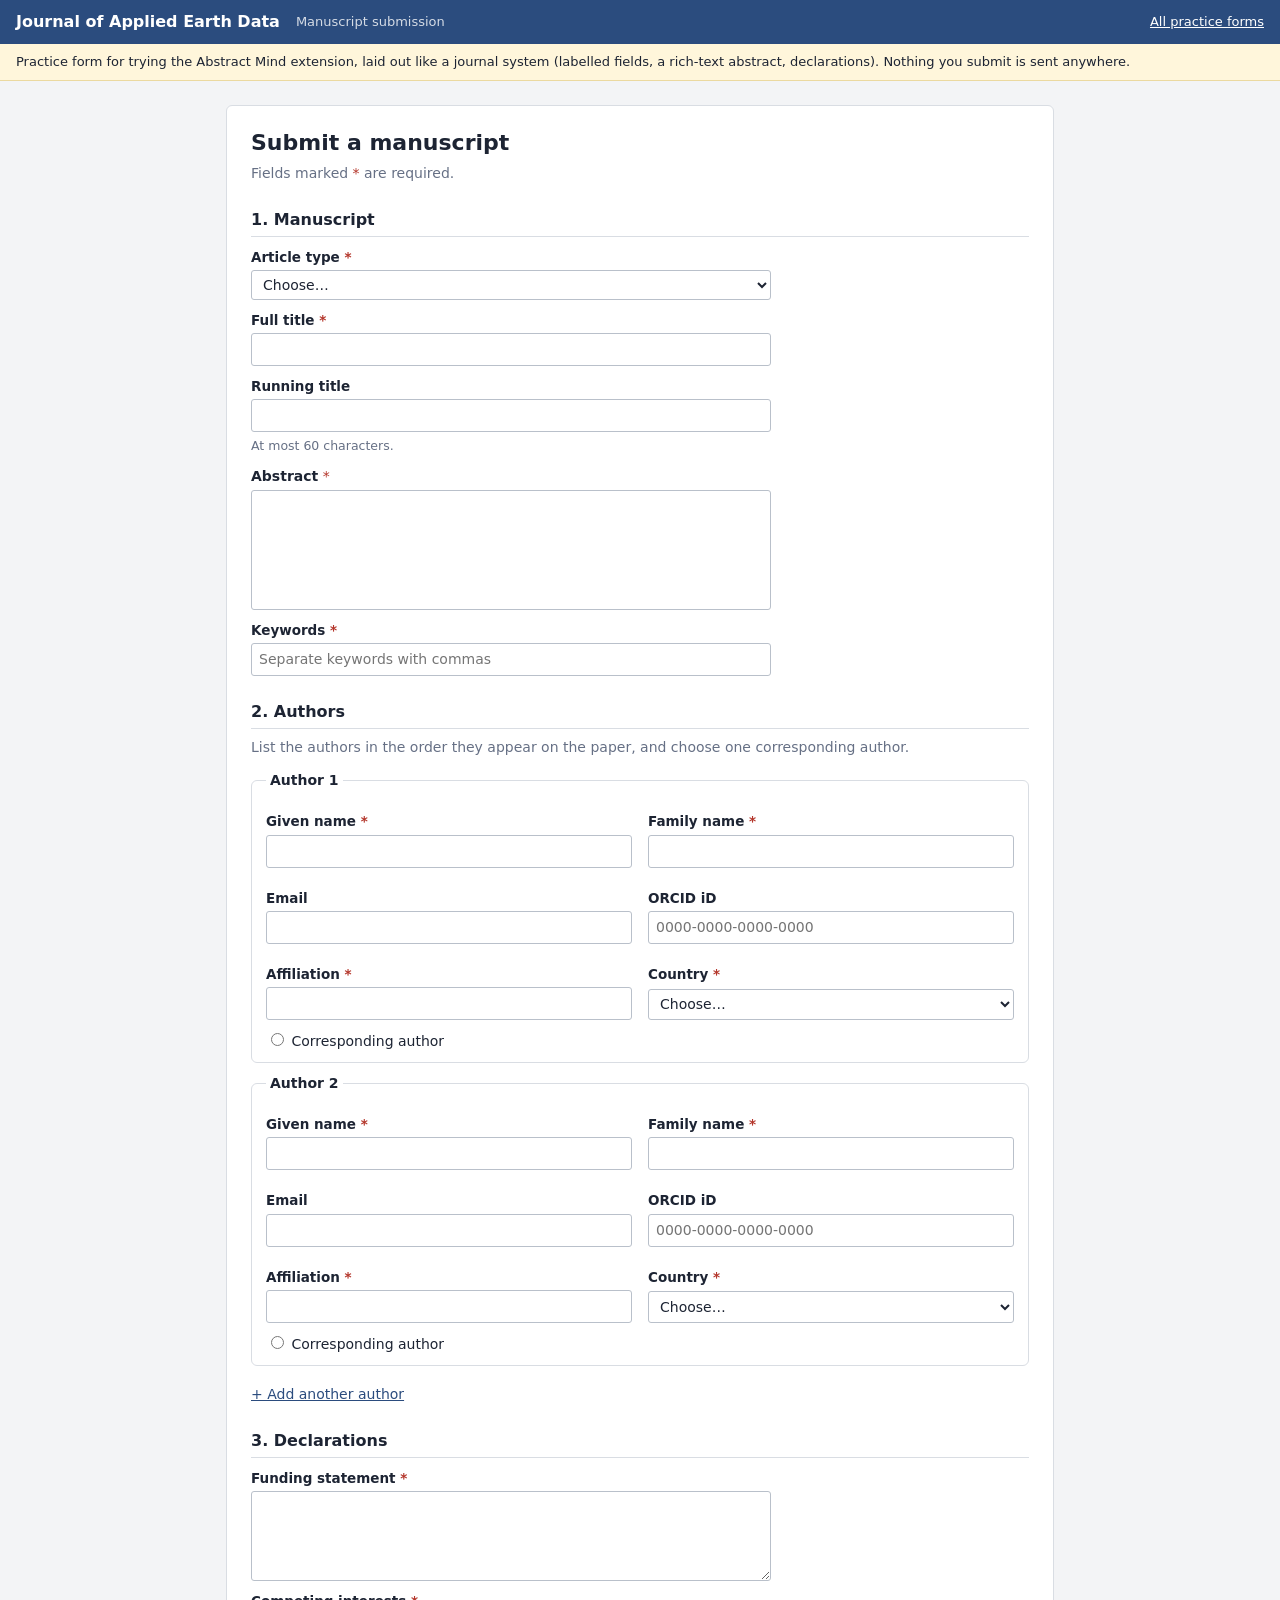
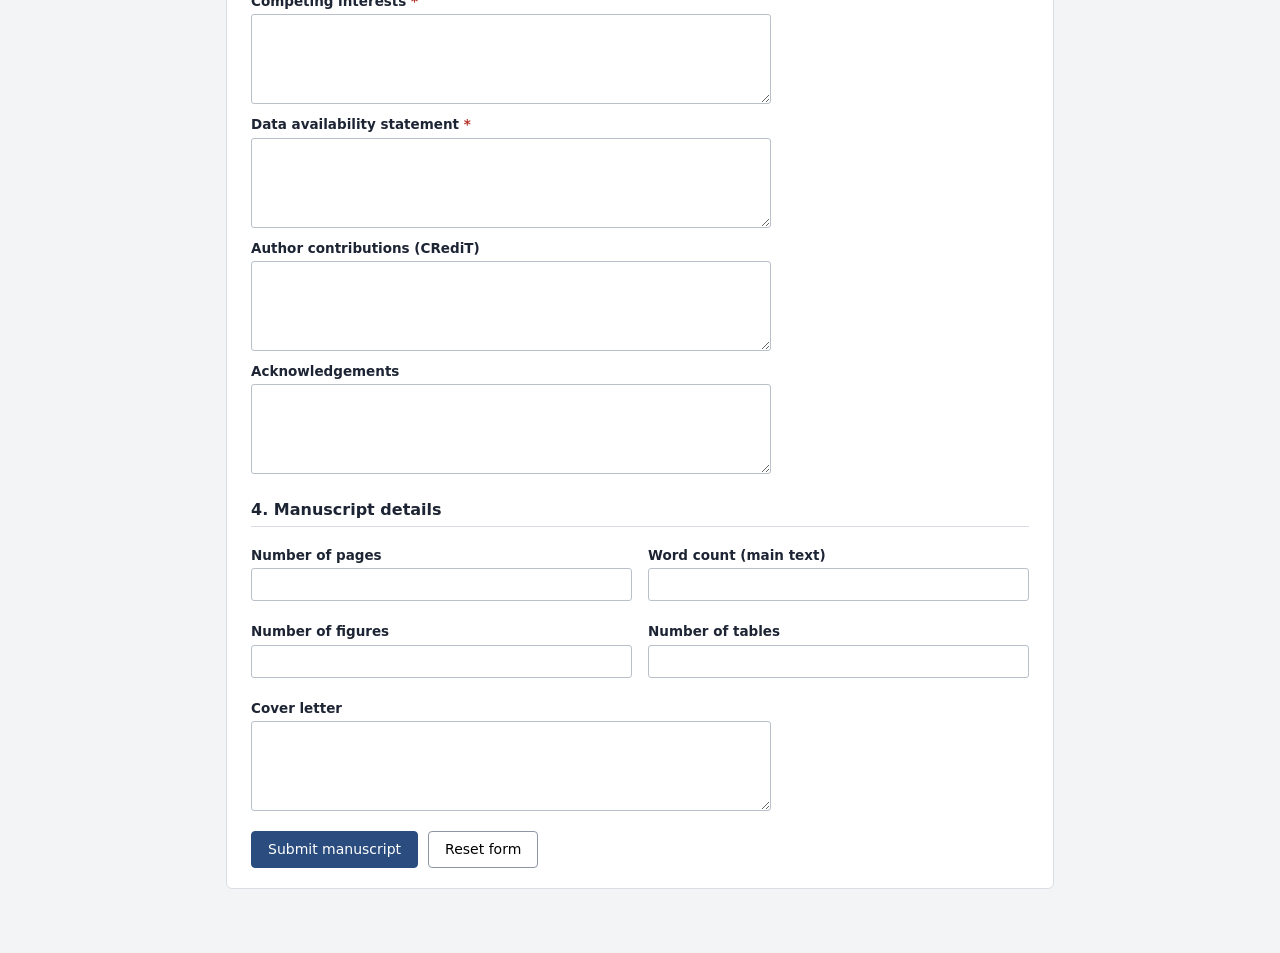
<file: web/practice/journal.html>
<!doctype html>
<html lang="en">
<head>
<meta charset="utf-8">
<meta name="viewport" content="width=device-width, initial-scale=1">
<title>Submit a manuscript · Journal of Applied Earth Data (practice)</title>
<link rel="stylesheet" href="practice.css">
</head>
<body>
<div class="top"><strong>Journal of Applied Earth Data</strong><span>Manuscript submission</span><a href="./">All practice forms</a></div>
<div class="practice">Practice form for trying the Abstract Mind extension, laid out like a journal system (labelled fields, a rich-text abstract, declarations). Nothing you submit is sent anywhere.</div>
<main>
<div class="sheet">
<h1>Submit a manuscript</h1>
<p class="lead">Fields marked <span class="req">*</span> are required.</p>

<form id="sub" data-practice>
  <h2>1. Manuscript</h2>
  <div class="field"><label for="type">Article type <span class="req">*</span></label>
    <select id="type" name="article_type" data-required="1"><option value="">Choose…</option><option>Original research</option><option>Review</option><option>Letter</option></select></div>
  <div class="field"><label for="ms-title">Full title <span class="req">*</span></label><input type="text" id="ms-title" name="manuscript_title" data-required="1"></div>
  <div class="field"><label for="running">Running title</label><input type="text" id="running" name="running_title"><div class="help">At most 60 characters.</div></div>
  <div class="field"><span class="label-like" id="abs-label"><strong>Abstract</strong> <span class="req">*</span></span>
    <div class="rich" id="abstract" contenteditable="true" aria-labelledby="abs-label" data-required="1"></div></div>
  <div class="field"><label for="kw">Keywords <span class="req">*</span></label><input type="text" id="kw" name="keywords" placeholder="Separate keywords with commas" data-required="1"></div>

  <h2>2. Authors</h2>
  <p class="lead">List the authors in the order they appear on the paper, and choose one corresponding author.</p>
  <div id="authors" data-start-authors="2" data-author-block="fieldset.author">
    <fieldset class="author">
      <legend>Author <span data-n>1</span></legend>
      <div class="grid2">
        <div class="field"><label for="given-1">Given name <span class="req">*</span></label><input type="text" id="given-1" name="author_given_1" data-required="1"></div>
        <div class="field"><label for="family-1">Family name <span class="req">*</span></label><input type="text" id="family-1" name="author_family_1" data-required="1"></div>
        <div class="field"><label for="email-1">Email</label><input type="email" id="email-1" name="author_email_1"></div>
        <div class="field"><label for="orcid-1">ORCID iD</label><input type="text" id="orcid-1" name="author_orcid_1" placeholder="0000-0000-0000-0000"></div>
        <div class="field"><label for="aff-1">Affiliation <span class="req">*</span></label><input type="text" id="aff-1" name="author_affiliation_1" data-required="1"></div>
        <div class="field"><label for="country-1">Country <span class="req">*</span></label><select id="country-1" name="author_country_1" data-countries data-required="1"><option value="">Choose…</option></select></div>
      </div>
      <label><input type="radio" id="corr-1" name="corresponding" value="1"> Corresponding author</label>
    </fieldset>
  </div>
  <button type="button" class="addmore flush" data-add-author="authors">+ Add another author</button>

  <h2>3. Declarations</h2>
  <div class="field"><label for="funding">Funding statement <span class="req">*</span></label><textarea id="funding" name="funding" data-required="1"></textarea></div>
  <div class="field"><label for="coi">Competing interests <span class="req">*</span></label><textarea id="coi" name="competing_interests" data-required="1"></textarea></div>
  <div class="field"><label for="data">Data availability statement <span class="req">*</span></label><textarea id="data" name="data_availability" data-required="1"></textarea></div>
  <div class="field"><label for="credit">Author contributions (CRediT)</label><textarea id="credit" name="author_contributions"></textarea></div>
  <div class="field"><label for="ack">Acknowledgements</label><textarea id="ack" name="acknowledgements"></textarea></div>

  <h2>4. Manuscript details</h2>
  <div class="grid2">
    <div class="field"><label for="pages">Number of pages</label><input type="number" id="pages" name="pages"></div>
    <div class="field"><label for="words">Word count (main text)</label><input type="number" id="words" name="word_count"></div>
    <div class="field"><label for="figs">Number of figures</label><input type="number" id="figs" name="figures"></div>
    <div class="field"><label for="tabs">Number of tables</label><input type="number" id="tabs" name="tables"></div>
  </div>
  <div class="field"><label for="cover">Cover letter</label><textarea id="cover" name="cover_letter"></textarea></div>

  <div class="actions">
    <button type="submit" class="submit">Submit manuscript</button>
    <button type="reset">Reset form</button>
  </div>
</form>
</div>
</main>
<script src="practice.js"></script>
</body>
</html>
</file>
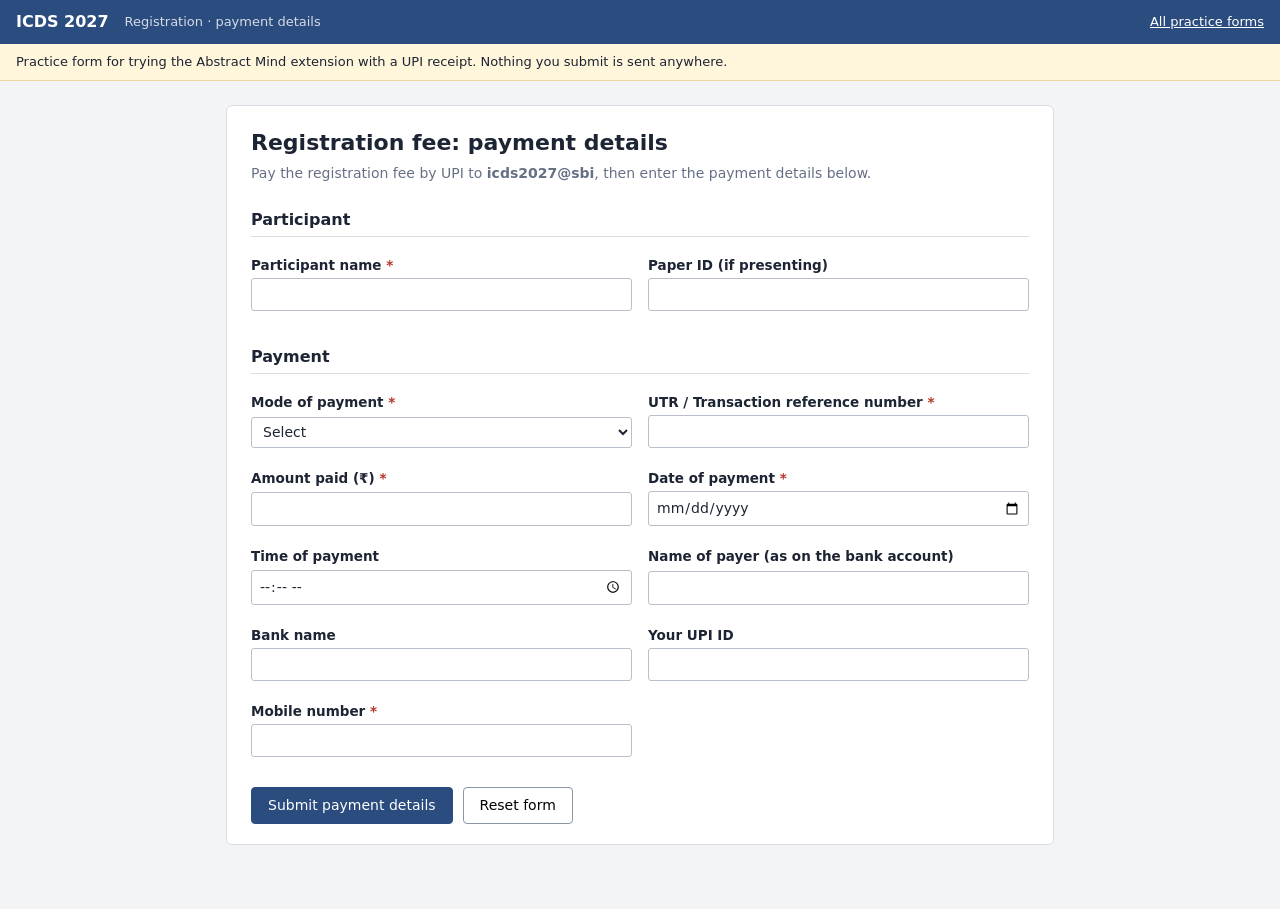
<file: web/practice/payment.html>
<!doctype html>
<html lang="en">
<head>
<meta charset="utf-8">
<meta name="viewport" content="width=device-width, initial-scale=1">
<title>Registration fee · ICDS 2027 (practice)</title>
<link rel="stylesheet" href="practice.css">
</head>
<body>
<div class="top"><strong>ICDS 2027</strong><span>Registration · payment details</span><a href="./">All practice forms</a></div>
<div class="practice">Practice form for trying the Abstract Mind extension with a UPI receipt. Nothing you submit is sent anywhere.</div>
<main>
<div class="sheet">
<h1>Registration fee: payment details</h1>
<p class="lead">Pay the registration fee by UPI to <strong>icds2027@sbi</strong>, then enter the payment details below.</p>
<form id="pay" data-practice>
  <h2>Participant</h2>
  <div class="grid2">
    <div class="field"><label for="pname">Participant name <span class="req">*</span></label><input type="text" id="pname" name="participant_name" data-required="1"></div>
    <div class="field"><label for="pid">Paper ID (if presenting)</label><input type="text" id="pid" name="paper_id"></div>
  </div>
  <h2>Payment</h2>
  <div class="grid2">
    <div class="field"><label for="mode">Mode of payment <span class="req">*</span></label><select id="mode" name="mode" data-required="1"><option value="">Select</option><option>UPI</option><option>Card</option><option>Net banking</option><option>Bank transfer (NEFT/RTGS)</option></select></div>
    <div class="field"><label for="utr">UTR / Transaction reference number <span class="req">*</span></label><input type="text" id="utr" name="utr" data-required="1"></div>
    <div class="field"><label for="amt">Amount paid (₹) <span class="req">*</span></label><input type="number" id="amt" name="amount" step="0.01" data-required="1"></div>
    <div class="field"><label for="date">Date of payment <span class="req">*</span></label><input type="date" id="date" name="payment_date" data-required="1"></div>
    <div class="field"><label for="time">Time of payment</label><input type="time" id="time" name="payment_time"></div>
    <div class="field"><label for="payer">Name of payer (as on the bank account)</label><input type="text" id="payer" name="payer_name"></div>
    <div class="field"><label for="bank">Bank name</label><input type="text" id="bank" name="bank"></div>
    <div class="field"><label for="upi">Your UPI ID</label><input type="text" id="upi" name="upi_id"></div>
    <div class="field"><label for="mob">Mobile number <span class="req">*</span></label><input type="text" id="mob" name="mobile" data-required="1"></div>
  </div>
  <div class="actions">
    <button type="submit" class="submit">Submit payment details</button>
    <button type="reset">Reset form</button>
  </div>
</form>
</div>
</main>
<script src="practice.js"></script>
</body>
</html>
</file>
<file: sites/trustnet/trustnet.css>
/* TrustNet'26 registration, filled in from the paper and the receipt.
   Same palette and type as the Abstract Mind site. */
:root {
  --bg: #F6F7F9;
  --card: #FFFFFF;
  --ink: #151B2B;
  --ink-2: #3D4556;
  --muted: #6B7383;
  --rule: #E7E9EE;
  --rule-strong: #CFD4DC;
  --accent: #1F3A68;
  --accent-soft: #EBF0F8;
  --ok: #2E7A4E;
  --ok-soft: #E8F4ED;
  --warn: #A15C07;
  --warn-soft: #FDF3E4;
  --bad: #B4362B;
  --bad-soft: #FBE9E7;
  --shadow: 0 1px 2px rgba(20, 27, 43, .05), 0 10px 28px -14px rgba(20, 27, 43, .18);
  --f-display: "Fraunces", Georgia, "Times New Roman", serif;
  --f-body: "Schibsted Grotesk", system-ui, -apple-system, "Segoe UI", sans-serif;
  --f-mono: "IBM Plex Mono", ui-monospace, Consolas, monospace;
  color-scheme: light;
}
* { box-sizing: border-box; }
html, body { margin: 0; }
body { background: var(--bg); color: var(--ink); font-family: var(--f-body); font-size: 15px; line-height: 1.55; -webkit-font-smoothing: antialiased; }
.sprite { position: absolute; width: 0; height: 0; overflow: hidden; }
[hidden] { display: none !important; }
a { color: var(--accent); text-underline-offset: 3px; }
button, input, textarea { font: inherit; color: inherit; }
:focus-visible { outline: 2px solid var(--accent); outline-offset: 2px; border-radius: 4px; }
h1, h2 { font-family: var(--f-display); font-weight: 500; line-height: 1.15; margin: 0; letter-spacing: -.01em; font-variation-settings: "SOFT" 30, "opsz" 72; }
.ic { width: 18px; height: 18px; fill: none; stroke: currentColor; stroke-width: 1.7; stroke-linecap: round; stroke-linejoin: round; flex-shrink: 0; }
.muted { color: var(--muted); margin: 6px 0 0; font-size: 14px; }
.wrap { max-width: 1180px; margin: 0 auto; padding-inline: clamp(16px, 4vw, 40px); }

/* top bar */

/* layout: intro on top, autofill panel beside the form */
.layout { display: grid; grid-template-columns: 340px minmax(0, 1fr); grid-template-areas: "intro intro" "aside form"; gap: 24px 32px; padding-block: 32px 24px; align-items: start; }
.intro { grid-area: intro; }
.autofill { grid-area: aside; position: sticky; top: 20px; }
.form { grid-area: form; display: grid; gap: 16px; min-width: 0; }
@media (max-width: 920px) {
  .layout { grid-template-columns: minmax(0, 1fr); grid-template-areas: "intro" "aside" "form"; }
  .autofill { position: static; }
}

/* the conference */
.intro { background: var(--card); border: 1px solid var(--rule); border-top: 6px solid var(--accent); border-radius: 12px; padding: 28px clamp(20px, 3vw, 36px); box-shadow: var(--shadow); }
.kicker { margin: 0 0 6px; font-size: 12px; letter-spacing: .09em; text-transform: uppercase; color: var(--muted); font-weight: 500; }
.intro h1 { font-size: clamp(34px, 4.6vw, 52px); }
.apos { color: var(--accent); }
.conf-name { margin: 8px 0 0; font-size: 17px; color: var(--ink-2); max-width: 60ch; }
.conf-meta { list-style: none; margin: 18px 0 0; padding: 0; display: flex; flex-wrap: wrap; gap: 8px 24px; font-size: 14.5px; }
.conf-meta li { display: inline-flex; align-items: center; gap: 8px; }
.conf-meta .ic { width: 17px; height: 17px; color: var(--accent); }
.conf-note { margin: 18px 0 0; padding: 10px 14px; background: var(--warn-soft); border-radius: 8px; font-size: 14px; color: var(--ink-2); }

/* autofill panel */
.autofill-card { background: var(--card); border: 1px solid var(--rule); border-radius: 12px; padding: 22px; box-shadow: var(--shadow); }
.autofill-card h2 { font-size: 21px; }
.drop { position: relative; display: grid; grid-template-columns: 40px minmax(0, 1fr) auto; align-items: center; gap: 12px; margin-top: 14px; padding: 12px 14px; border: 1.5px dashed var(--rule-strong); border-radius: 10px; background: #FBFCFD; cursor: pointer; transition: border-color .15s, background .15s; }
.drop:hover, .drop.over { border-color: var(--accent); background: var(--accent-soft); }
.drop input { position: absolute; inset: 0; opacity: 0; cursor: pointer; }
.drop-ic { width: 40px; height: 40px; border-radius: 9px; background: var(--accent-soft); color: var(--accent); display: grid; place-items: center; }
.drop-ic .ic { width: 20px; height: 20px; }
.drop-text { display: grid; min-width: 0; }
.drop-text strong { font-weight: 600; }
.drop-text small { color: var(--muted); font-size: 12.5px; overflow: hidden; text-overflow: ellipsis; white-space: nowrap; }
.drop-state { font-size: 12.5px; font-weight: 500; color: var(--accent); padding: 4px 10px; border-radius: 999px; background: var(--accent-soft); white-space: nowrap; }
.drop.done { border-style: solid; border-color: #BFDCCB; background: var(--ok-soft); }
.drop.done .drop-ic { background: #fff; color: var(--ok); }
.drop.done .drop-state { background: #fff; color: var(--ok); }
.drop.busy .drop-state { color: var(--muted); background: #fff; }
.drop.failed { border-color: #EBC0BA; background: var(--bad-soft); }
.drop.failed .drop-state { background: #fff; color: var(--bad); }
.drop-note { margin: 6px 2px 0; font-size: 12.5px; color: var(--muted); }
.drop-note.error { color: var(--bad); }
.progress { margin-top: 14px; }
.progress-bar { height: 4px; background: var(--rule); border-radius: 2px; overflow: hidden; }
.progress-bar span { display: block; height: 100%; width: 30%; background: var(--accent); border-radius: 2px; animation: slide 1.2s ease-in-out infinite; }
@keyframes slide { 0% { transform: translateX(-100%); } 100% { transform: translateX(340%); } }
.progress p { margin: 6px 0 0; font-size: 12.5px; color: var(--muted); }
.tally { display: grid; grid-template-columns: 1fr 1fr; gap: 10px; margin-top: 18px; padding-top: 16px; border-top: 1px solid var(--rule); }
.tally div { display: grid; }
.tally strong { font-family: var(--f-display); font-size: 30px; font-weight: 500; line-height: 1.1; }
.tally span { font-size: 12.5px; color: var(--muted); }
.legend { list-style: none; margin: 14px 0 0; padding: 0; display: grid; gap: 4px; font-size: 12.5px; color: var(--muted); }
.legend li { display: flex; align-items: center; gap: 8px; }
.dot { width: 9px; height: 9px; border-radius: 50%; flex-shrink: 0; }
.dot.ok { background: var(--ok); }
.dot.check { background: var(--warn); }
@media (prefers-reduced-motion: reduce) { .progress-bar span { animation: none; width: 100%; } .drop { transition: none; } }

/* the form */
.required-note { margin: 0; font-size: 13px; color: var(--bad); }
.req { color: var(--bad); }
.card { background: var(--card); border: 1px solid var(--rule); border-radius: 12px; padding: 22px clamp(18px, 3vw, 30px) 8px; box-shadow: var(--shadow); }
.card h2 { display: flex; align-items: center; gap: 12px; font-size: 21px; margin-bottom: 6px; }
.step { width: 28px; height: 28px; border-radius: 50%; background: var(--accent-soft); color: var(--accent); display: grid; place-items: center; font-family: var(--f-body); font-size: 13px; font-weight: 600; }
.grid2 { display: grid; grid-template-columns: 1fr 1fr; gap: 0 20px; }
@media (max-width: 600px) { .grid2 { grid-template-columns: 1fr; } }

.q { position: relative; padding: 14px 0; border-top: 1px solid var(--rule); }
.card > h2 + .q, .grid2 > .q { border-top: 0; }
.card > .grid2 { border-top: 1px solid var(--rule); }
.card > h2 + .grid2 { border-top: 0; }
.q label:not(.check), .q .label { display: block; font-weight: 500; margin: 0 0 6px; }
.sub { margin: -3px 0 8px; font-size: 13px; color: var(--muted); font-style: italic; }
.hint { margin: 6px 0 0; font-size: 12.5px; color: var(--muted); }
.q input[type=text], .q input[type=email], .q input[type=tel], .q input[type=date], .q textarea {
  width: 100%; border: 1px solid var(--rule-strong); border-radius: 8px; padding: 10px 12px; background: #fff; font-size: 15px; transition: border-color .15s, box-shadow .15s, background .3s;
}
.q textarea { resize: vertical; line-height: 1.5; min-height: 46px; }
.q input:focus, .q textarea:focus { outline: none; border-color: var(--accent); box-shadow: 0 0 0 3px var(--accent-soft); }
.q.invalid input, .q.invalid textarea { border-color: var(--bad); }
.q.invalid .check { color: var(--bad); }
.check { display: inline-flex; align-items: center; gap: 10px; font-size: 15px; cursor: pointer; }
.check input { width: 18px; height: 18px; accent-color: var(--accent); }

/* filled for you */
.q[data-from] input, .q[data-from] textarea { background: #F7FBF8; border-color: #BFDCCB; }
.q[data-from].needs-check input, .q[data-from].needs-check textarea { background: #FFFBF4; border-color: #EBCFA6; }
.source { position: absolute; top: 14px; right: 0; display: inline-flex; align-items: center; gap: 5px; font-size: 11.5px; font-weight: 500; color: var(--ok); }
.source .ic { width: 14px; height: 14px; }
.needs-check .source { color: var(--warn); }
.q.flash input, .q.flash textarea { animation: flash 1.1s ease; }
@keyframes flash { 0% { box-shadow: 0 0 0 0 rgba(46, 122, 78, .0); } 25% { box-shadow: 0 0 0 4px rgba(46, 122, 78, .22); } 100% { box-shadow: 0 0 0 0 rgba(46, 122, 78, 0); } }
@media (prefers-reduced-motion: reduce) { .q.flash input, .q.flash textarea { animation: none; } }
@media (max-width: 600px) { .source { position: static; margin-bottom: 6px; } }

.chips { display: flex; flex-wrap: wrap; gap: 6px; margin-top: 8px; }
.chip { border: 1px solid var(--rule-strong); background: #fff; border-radius: 999px; padding: 4px 12px; font-size: 13px; cursor: pointer; }
.chip:hover { border-color: var(--accent); color: var(--accent); }
.chip[aria-pressed="true"] { background: var(--ink); border-color: var(--ink); color: #fff; }
.chip small { opacity: .7; margin-left: 4px; }

.proof { border: 1px dashed var(--rule-strong); border-radius: 8px; padding: 10px 12px; min-height: 46px; display: flex; align-items: center; }
.proof-empty { font-size: 13.5px; color: var(--muted); }
.proof-file { display: inline-flex; align-items: center; gap: 8px; font-size: 14px; font-weight: 500; }
.proof-file .ic { color: var(--ok); }
.q[data-from] .proof { border-style: solid; border-color: #BFDCCB; background: #F7FBF8; }

.icon-btn { display: inline-grid; place-items: center; width: 30px; height: 30px; border: 0; background: transparent; border-radius: 6px; color: var(--muted); cursor: pointer; }
.icon-btn:hover { background: var(--bad-soft); color: var(--bad); }

.form-error { margin: 0; padding: 10px 14px; border-radius: 8px; background: var(--bad-soft); color: var(--bad); font-size: 14px; }
.actions { display: flex; justify-content: flex-end; gap: 10px; flex-wrap: wrap; }
.primary { display: inline-flex; align-items: center; gap: 8px; background: var(--ink); color: #fff; border: 0; border-radius: 8px; padding: 12px 22px; font-weight: 500; cursor: pointer; transition: background .15s; }
.primary:hover { background: var(--accent); }
.ghost { display: inline-flex; align-items: center; gap: 8px; background: #fff; border: 1px solid var(--rule-strong); border-radius: 8px; padding: 11px 18px; cursor: pointer; }
.ghost:hover { border-color: var(--ink); }
.primary .ic, .ghost .ic { width: 16px; height: 16px; }

/* review */
.review { width: min(640px, calc(100vw - 32px)); max-height: calc(100vh - 48px); border: 0; border-radius: 14px; padding: 26px 28px; box-shadow: 0 24px 60px -20px rgba(20, 27, 43, .45); color: var(--ink); }
.review::backdrop { background: rgba(21, 27, 43, .45); }
.review-head { display: flex; align-items: center; justify-content: space-between; gap: 12px; }
.review-head h2 { font-size: 24px; }
.review-head .icon-btn:hover { background: var(--bg); color: var(--ink); }
.review-list { margin: 16px 0 20px; display: grid; grid-template-columns: minmax(0, 200px) minmax(0, 1fr); border-top: 1px solid var(--rule); }
.review-list dt, .review-list dd { padding: 9px 0; border-bottom: 1px solid var(--rule); margin: 0; font-size: 14px; }
.review-list dt { color: var(--muted); padding-right: 16px; }
.review-list dd { overflow-wrap: anywhere; }
@media (max-width: 560px) { .review-list { grid-template-columns: 1fr; } .review-list dt { border-bottom: 0; padding-bottom: 0; } }

.page-foot { padding-block: 8px 40px; font-size: 13px; color: var(--muted); }
.page-foot a { color: inherit; }
</file>
<file: web/practice/practice.css>
/* Practice forms: plain, slightly old-fashioned submission-system look, so the
   extension is tried on something close to the real thing. */
:root {
  --bg: #F3F4F6;
  --paper: #FFFFFF;
  --ink: #1D2433;
  --muted: #667085;
  --rule: #D9DDE3;
  --bar: #2B4C7E;
  --bar-ink: #FFFFFF;
  --req: #B4362B;
  --ok-soft: #E6F3EC;
  --ok: #2E7A4E;
  color-scheme: light;
}
* { box-sizing: border-box; }
html, body { margin: 0; }
body { background: var(--bg); color: var(--ink); font: 14px/1.5 system-ui, -apple-system, "Segoe UI", sans-serif; }
.top { background: var(--bar); color: var(--bar-ink); padding: 10px 16px; display: flex; gap: 16px; align-items: center; flex-wrap: wrap; }
.top strong { font-size: 16px; }
.top span { opacity: .8; font-size: 13px; }
.top a { color: var(--bar-ink); margin-left: auto; font-size: 13px; }
.practice { background: #FFF6DB; border-bottom: 1px solid #EBD9A0; padding: 8px 16px; font-size: 13px; }
main { max-width: 860px; margin: 24px auto 64px; padding-inline: 16px; }
.sheet { background: var(--paper); border: 1px solid var(--rule); border-radius: 6px; padding: 20px 24px; }
h1 { font-size: 22px; margin: 0 0 4px; }
h2 { font-size: 16px; margin: 24px 0 8px; padding-bottom: 4px; border-bottom: 1px solid var(--rule); }
p.lead { color: var(--muted); margin: 0 0 12px; }
table.form { border-collapse: collapse; width: 100%; }
table.form td { padding: 5px 8px 5px 0; vertical-align: top; }
table.form td:first-child { width: 160px; text-align: right; color: var(--ink); padding-top: 9px; }
table.form th { text-align: left; padding: 14px 0 4px; font-size: 14px; }
.req { color: var(--req); }
input[type=text], input[type=email], input[type=url], input[type=number], input[type=date], input[type=time], textarea, select, .rich {
  font: inherit; color: inherit; background: #fff; border: 1px solid #B9C0CA; border-radius: 3px; padding: 5px 7px; width: 100%; max-width: 520px;
}
textarea { min-height: 90px; resize: vertical; }
.rich { min-height: 120px; }
.help { color: var(--muted); font-size: 12.5px; margin-top: 2px; }
.addmore { display: inline-block; margin: 8px 0 0 168px; color: var(--bar); cursor: pointer; text-decoration: underline; background: none; border: 0; padding: 0; font: inherit; }
.field { display: grid; gap: 3px; margin: 10px 0; }
.field label { font-weight: 600; font-size: 13.5px; }
.author { border: 1px solid var(--rule); border-radius: 6px; padding: 10px 14px; margin: 10px 0; }
.author legend { font-weight: 600; padding: 0 4px; }
.grid2 { display: grid; grid-template-columns: repeat(2, minmax(0, 1fr)); gap: 0 16px; }
@media (max-width: 640px) {
  .grid2 { grid-template-columns: 1fr; }
  table.form td:first-child { width: auto; text-align: left; }
  table.form tr { display: grid; }
  .addmore { margin-left: 0; }
}
.topics { display: grid; grid-template-columns: repeat(2, minmax(0, 1fr)); gap: 2px 16px; max-width: 520px; }
.actions { display: flex; gap: 10px; margin-top: 20px; flex-wrap: wrap; }
.actions button { font: inherit; padding: 7px 16px; border-radius: 4px; border: 1px solid #8C96A5; background: #fff; cursor: pointer; }
.actions button.submit { background: var(--bar); color: #fff; border-color: var(--bar); }
.sent { margin-top: 20px; background: var(--ok-soft); border: 1px solid #B9DCC7; border-radius: 6px; padding: 12px 16px; }
.sent h3 { margin: 0 0 6px; color: var(--ok); font-size: 15px; }
.sent table { border-collapse: collapse; font-size: 13px; width: 100%; }
.sent td { padding: 3px 8px; border-top: 1px solid #CFE6D8; vertical-align: top; overflow-wrap: anywhere; }
.sent td:first-child { color: var(--muted); white-space: nowrap; }
.sent .empty { color: var(--req); }
.cards { display: grid; grid-template-columns: repeat(auto-fit, minmax(220px, 1fr)); gap: 14px; margin-top: 16px; }
.cards a { display: block; background: var(--paper); border: 1px solid var(--rule); border-radius: 6px; padding: 14px 16px; color: inherit; text-decoration: none; }
.cards a:hover { border-color: var(--bar); }
.cards strong { display: block; color: var(--bar); margin-bottom: 4px; }
.cards span { color: var(--muted); font-size: 13px; }
.addmore.flush { margin-left: 0; }
</file>
<file: extension-tests/tests.css>
body { font: 14px/1.5 system-ui, sans-serif; max-width: 860px; margin: 24px auto; padding-inline: 16px; color: #151B2B; background: #fff; }
h1 { font-size: 20px; } h2 { font-size: 16px; margin-top: 20px; }
td { padding: 3px 8px 3px 0; vertical-align: top; }
.field { display: grid; gap: 3px; margin: 8px 0; }
input, textarea, select { font: inherit; padding: 4px 6px; border: 1px solid #CFD4DC; border-radius: 5px; }
.rich { min-height: 60px; border: 1px solid #CFD4DC; border-radius: 5px; padding: 6px; }
.help { color: #6B7383; font-size: 12px; }
fieldset { border: 1px solid #E7E9EE; border-radius: 8px; margin: 12px 0; }
#results { margin-top: 28px; border-top: 2px solid #151B2B; padding-top: 8px; }
#results tr.ok td:first-child { color: #2E7A4E; } #results tr.bad td { color: #B4362B; }
#results pre { background: #F6F7F9; padding: 8px; font-size: 11px; max-height: 300px; overflow: auto; }
</file>
<file: extension/popup.css>
/* Same palette as the Abstract Mind site: white ground, ink-navy type and buttons,
   hairline rules, quiet status colours. System fonts so the popup opens instantly. */
:root {
  --bg: #FFFFFF;
  --soft: #F6F7F9;
  --ink: #151B2B;
  --ink-2: #3D4556;
  --muted: #6B7383;
  --rule: #E7E9EE;
  --rule-strong: #CFD4DC;
  --accent: #1F3A68;
  --accent-ink: #FFFFFF;
  --accent-soft: #EBF0F8;
  --ok: #2E7A4E;
  --warn: #A15C07;
  --warn-soft: #FDF3E4;
  --bad: #B4362B;
  --f-display: Georgia, "Times New Roman", serif;
  --f-body: system-ui, -apple-system, "Segoe UI", sans-serif;
  --f-mono: ui-monospace, Consolas, "Cascadia Mono", monospace;
  color-scheme: light;
}
* { box-sizing: border-box; }
html, body { margin: 0; }
body { width: 380px; background: var(--bg); color: var(--ink); font-family: var(--f-body); font-size: 13.5px; line-height: 1.5; }
body.in-tab { width: auto; max-width: 460px; margin: 40px auto; border: 1px solid var(--rule); border-radius: 12px; }
button, input, select { font: inherit; color: inherit; }
:focus-visible { outline: 2px solid var(--accent); outline-offset: 2px; border-radius: 3px; }
[hidden] { display: none !important; }

.bar { display: flex; align-items: center; gap: 10px; padding: 12px 16px; border-bottom: 1px solid var(--rule); }
.mark { width: 28px; height: 28px; border-radius: 6px; background: var(--ink); color: #fff; display: grid; place-items: center; font-family: var(--f-mono); font-size: 11px; letter-spacing: .02em; }
.brand { flex: 1; }
.name { margin: 0; font-family: var(--f-display); font-size: 16px; line-height: 1.1; }
.sub { margin: 0; font-size: 11.5px; color: var(--muted); }
.dot { width: 9px; height: 9px; border-radius: 50%; background: var(--rule-strong); }
.dot.on { background: var(--ok); }
.dot.off { background: var(--bad); }

main { padding: 14px 16px 16px; display: grid; gap: 12px; }
.card { border: 1px solid var(--rule); border-radius: 10px; padding: 12px 14px; background: var(--soft); }
.kicker { margin: 0 0 2px; font-size: 11px; letter-spacing: .08em; text-transform: uppercase; color: var(--muted); }
.loaded-title { margin: 0; font-family: var(--f-display); font-size: 16px; line-height: 1.3; overflow-wrap: anywhere; }
.meta { margin: 4px 0 6px; color: var(--ink-2); font-size: 12.5px; }
.link { background: none; border: 0; padding: 0; color: var(--accent); cursor: pointer; text-decoration: underline; text-underline-offset: 2px; font-size: 12.5px; }

.tabs { display: flex; border-bottom: 1px solid var(--rule); margin-bottom: 10px; }
.tabs button { flex: 1; background: none; border: 0; border-bottom: 2px solid transparent; padding: 7px 4px; cursor: pointer; color: var(--muted); }
.tabs button[aria-selected="true"] { color: var(--ink); border-bottom-color: var(--ink); font-weight: 600; }
.drop { position: relative; display: block; border: 1.5px dashed var(--rule-strong); border-radius: 10px; padding: 18px 12px; text-align: center; color: var(--ink-2); cursor: pointer; margin-bottom: 10px; overflow-wrap: anywhere; }
.drop:hover { border-color: var(--accent); background: var(--accent-soft); }
.drop input { position: absolute; inset: 0; opacity: 0; cursor: pointer; }
.row { display: flex; gap: 8px; align-items: center; }
.grow { flex: 1; }
select, input[type=url], input[type=password] { flex: 1; min-width: 0; border: 1px solid var(--rule-strong); border-radius: 7px; padding: 6px 8px; background: #fff; }
.primary { background: var(--ink); color: var(--accent-ink); border: 0; border-radius: 7px; padding: 8px 14px; font-weight: 600; cursor: pointer; }
.primary:hover { background: var(--accent); }
.primary:disabled { opacity: .4; cursor: not-allowed; }
.ghost { background: #fff; border: 1px solid var(--rule-strong); border-radius: 7px; padding: 7px 10px; cursor: pointer; white-space: nowrap; }
.ghost:hover { border-color: var(--accent); color: var(--accent); }
.fine { margin: 8px 0 0; font-size: 11.5px; color: var(--muted); }
.fine a { color: var(--accent); }
.check { display: flex; gap: 8px; align-items: center; color: var(--ink-2); margin-bottom: 8px; }
.note { margin: 0; background: var(--accent-soft); border-radius: 8px; padding: 10px 12px; }
.status { margin: 0; min-height: 0; color: var(--ink-2); }
.status:empty { display: none; }
.status.error { color: var(--bad); }

.list { list-style: none; margin: 0; padding: 0; display: grid; gap: 2px; max-height: 260px; overflow-y: auto; }
.list button { width: 100%; text-align: left; background: none; border: 0; border-radius: 7px; padding: 7px 8px; cursor: pointer; display: grid; gap: 1px; }
.list button:hover { background: var(--soft); }
.list .t { font-weight: 600; overflow: hidden; text-overflow: ellipsis; white-space: nowrap; }
.list .b { font-size: 12px; color: var(--muted); overflow: hidden; text-overflow: ellipsis; white-space: nowrap; }

.report { border-top: 1px solid var(--rule); margin-top: 12px; padding-top: 10px; display: grid; gap: 8px; }
.report h3 { margin: 0; font-family: var(--f-display); font-weight: 400; font-size: 15px; }
.report ul { list-style: none; margin: 0; padding: 0; display: grid; gap: 3px; max-height: 200px; overflow-y: auto; }
.report li { display: grid; grid-template-columns: 8px minmax(0, 1fr); gap: 8px; align-items: baseline; }
.report li::before { content: ""; width: 7px; height: 7px; border-radius: 50%; background: var(--ok); transform: translateY(-1px); }
.report li.check::before { background: var(--warn); }
.report li.warn { background: var(--warn-soft); border-radius: 6px; padding: 6px 8px; grid-template-columns: 1fr; }
.report li.warn::before { display: none; }
.report .lbl { color: var(--ink-2); }
.report .val { color: var(--muted); font-size: 12px; overflow: hidden; text-overflow: ellipsis; white-space: nowrap; display: block; }
.report .sub-h { margin: 4px 0 0; font-size: 11px; letter-spacing: .08em; text-transform: uppercase; color: var(--muted); }

.fold { border-top: 1px solid var(--rule); padding-top: 8px; }
.fold summary { cursor: pointer; color: var(--ink-2); }
.small-label { display: block; margin: 8px 0 4px; font-size: 12px; color: var(--muted); }
#all-list { display: grid; gap: 2px; margin-top: 8px; max-height: 280px; overflow-y: auto; }
.all-h { margin: 8px 0 2px; font-size: 11px; letter-spacing: .08em; text-transform: uppercase; color: var(--muted); }
.all-row { display: grid; grid-template-columns: minmax(0, 1fr) auto; gap: 8px; align-items: center; padding: 4px 0; border-bottom: 1px solid var(--rule); }
.all-row span { overflow: hidden; text-overflow: ellipsis; white-space: nowrap; }
.all-row small { display: block; color: var(--muted); font-size: 11px; }
.all-row button { background: none; border: 1px solid var(--rule); border-radius: 6px; padding: 2px 8px; font-size: 12px; cursor: pointer; color: var(--muted); }
.all-row button:hover { color: var(--accent); border-color: var(--accent); }

/* library unlock */
.unlock { display: grid; gap: 8px; margin-bottom: 8px; }
.unlock .fine { margin: 0; }
#lock { margin-top: 8px; }
</file>
